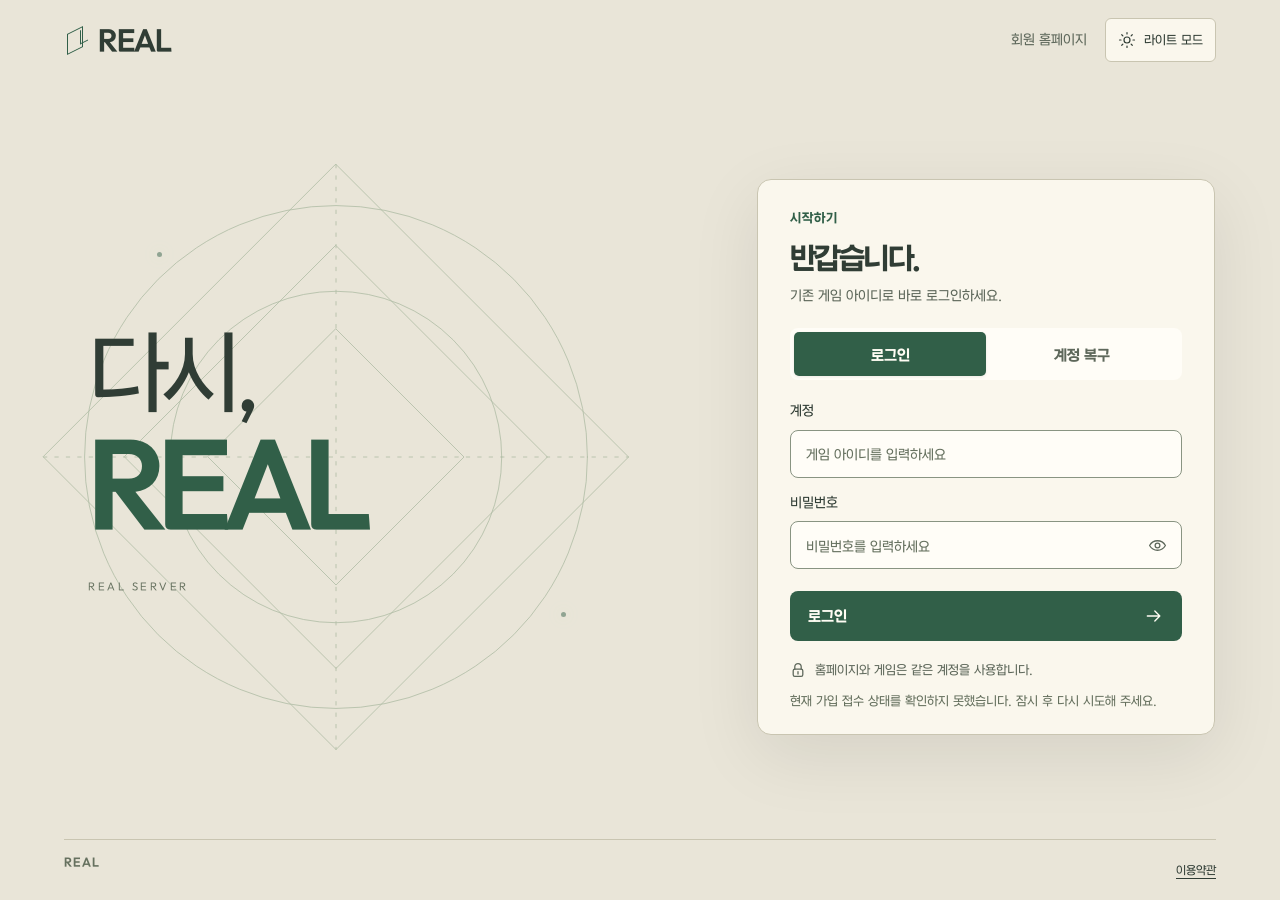
<file: index.html>
<!doctype html>
<html lang="ko">
<head>
  <meta charset="utf-8">
  <meta name="viewport" content="width=device-width, initial-scale=1">
  <meta name="color-scheme" content="light dark">
  <meta name="robots" content="noindex, nofollow">
  <meta http-equiv="Content-Security-Policy" content="default-src 'none'; script-src 'self'; style-src 'self'; font-src 'self'; img-src 'self' data:; connect-src 'self' https://222.103.200.184; form-action 'none'; base-uri 'none'; object-src 'none'">
  <title>로그인 · REAL</title>
  <link rel="icon" href="./favicon.ico" sizes="16x16 32x32 48x48">
  <link rel="icon" href="./favicon.svg" type="image/svg+xml">
  <link rel="apple-touch-icon" href="./apple-touch-icon.png">
  <script src="./theme.js"></script>
  <link rel="stylesheet" href="./styles.css">
  <link rel="stylesheet" href="./theme.css">
  <script src="./config.js" defer></script>
  <script src="./app.js" defer></script>
</head>
<body data-page="login">
  <a class="skip-link" href="#member-panel">로그인으로 건너뛰기</a>
  <div class="entry-shell">
    <header class="site-header entry-header">
      <a class="wordmark" href="./index.html" aria-label="REAL 첫 화면"><span class="brand-symbol" aria-hidden="true"></span>REAL</a>
      <span class="header-caption">회원 홈페이지</span>
      <button type="button" class="theme-toggle" data-theme-toggle aria-label="다크 모드" aria-pressed="false" disabled><svg class="theme-sun" viewBox="0 0 24 24" fill="none" aria-hidden="true"><circle cx="12" cy="12" r="4"/><path d="M12 2v2m0 16v2M2 12h2m16 0h2M5 5l1.5 1.5m11 11L19 19M5 19l1.5-1.5m11-11L19 5"/></svg><svg class="theme-moon" viewBox="0 0 24 24" fill="none" aria-hidden="true"><path d="M20 15.5A8.7 8.7 0 0 1 8.5 4a8.8 8.8 0 1 0 11.5 11.5Z"/></svg><span data-theme-label>라이트 모드</span></button>
    </header>

    <main class="entry-main">
      <section class="welcome" aria-labelledby="welcome-title">
        <div class="welcome-art" aria-hidden="true">
          <svg viewBox="0 0 560 560" fill="none"><path d="M280 24 536 280 280 536 24 280Z"/><path d="m280 95 185 185-185 185L95 280Z"/><path d="m280 168 112 112-112 112-112-112Z"/><path d="M280 24v512M24 280h512" class="art-cross"/><circle cx="280" cy="280" r="220"/><circle cx="280" cy="280" r="145"/></svg>
          <span class="art-point point-one"></span><span class="art-point point-two"></span>
        </div>
        <div class="welcome-copy">
          <h1 id="welcome-title">다시,<br><span>REAL</span></h1>
        </div>
        <span class="welcome-caption">REAL SERVER</span>
      </section>

      <section class="member-panel" id="member-panel" aria-labelledby="panel-title">
        <div class="panel-heading">
          <p class="eyebrow">시작하기</p>
          <h2 id="panel-title">반갑습니다.</h2>
          <p id="panel-description">기존 게임 아이디로 바로 로그인하세요.</p>
        </div>

        <p class="connection-notice" id="api-status" role="status" hidden></p>
        <div class="auth-tabs registration-closed" role="tablist" aria-label="계정 메뉴">
          <button id="login-tab" type="button" role="tab" aria-selected="true" aria-controls="login-panel" tabindex="0">로그인</button>
          <button id="register-tab" type="button" role="tab" aria-selected="false" aria-controls="register-panel" tabindex="-1" hidden>회원가입</button>
          <button id="recover-tab" type="button" role="tab" aria-selected="false" aria-controls="recover-panel" tabindex="-1">계정 복구</button>
        </div>

        <div id="login-panel" role="tabpanel" aria-labelledby="login-tab">
          <form id="login-form" method="post" novalidate>
            <div class="field-group">
              <label for="login-userid">계정</label>
              <input id="login-userid" name="userid" type="text" autocomplete="username" autocapitalize="none" spellcheck="false" required placeholder="게임 아이디를 입력하세요">
            </div>
            <div class="field-group">
              <label for="login-password">비밀번호</label>
              <div class="password-field">
                <input id="login-password" name="password" type="password" autocomplete="current-password" required placeholder="비밀번호를 입력하세요">
                <button type="button" class="password-toggle" data-password-target="login-password" aria-label="비밀번호 표시" aria-pressed="false"><svg viewBox="0 0 24 24" fill="none" aria-hidden="true"><path d="M2 12s3.5-6 10-6 10 6 10 6-3.5 6-10 6S2 12 2 12Z"/><circle cx="12" cy="12" r="3"/></svg></button>
              </div>
            </div>
            <p class="form-feedback" id="login-feedback" role="alert" tabindex="-1" hidden></p>
            <button type="submit" class="button button-primary submit-button" disabled><span>로그인</span><svg viewBox="0 0 24 24" fill="none" aria-hidden="true"><path d="M4 12h15m-6-6 6 6-6 6"/></svg></button>
          </form>
          <p class="panel-note"><svg viewBox="0 0 20 20" fill="none" aria-hidden="true"><rect x="4" y="9" width="12" height="9" rx="2"/><path d="M6 9V6a4 4 0 0 1 8 0v3M10 12v3"/></svg>홈페이지와 게임은 같은 계정을 사용합니다.</p>
          <p class="registration-status" id="registration-status" role="status">현재 신규 가입을 받지 않습니다.</p>
        </div>

        <div id="register-panel" role="tabpanel" aria-labelledby="register-tab" hidden>
          <form id="register-form" method="post" novalidate>
            <div class="field-group">
              <label for="register-userid">계정</label>
              <input id="register-userid" name="userid" type="text" autocomplete="username" autocapitalize="none" spellcheck="false" required placeholder="사용할 게임 아이디를 입력하세요">
            </div>
            <div class="field-group">
              <label for="register-password">비밀번호</label>
              <div class="password-field">
                <input id="register-password" name="password" type="password" autocomplete="new-password" required placeholder="비밀번호를 입력하세요">
                <button type="button" class="password-toggle" data-password-target="register-password" aria-label="비밀번호 표시" aria-pressed="false"><svg viewBox="0 0 24 24" fill="none" aria-hidden="true"><path d="M2 12s3.5-6 10-6 10 6 10 6-3.5 6-10 6S2 12 2 12Z"/><circle cx="12" cy="12" r="3"/></svg></button>
              </div>
            </div>
            <div class="field-group">
              <label for="register-password-confirm">비밀번호 확인</label>
              <input id="register-password-confirm" name="passwordConfirm" type="password" autocomplete="new-password" required placeholder="비밀번호를 한 번 더 입력하세요">
            </div>
            <div class="terms-row">
              <label class="checkbox-label" for="terms-accepted"><input id="terms-accepted" name="termsAccepted" type="checkbox" required><span>이용약관에 동의합니다. <span class="required-label">(필수)</span></span></label>
              <button class="text-button terms-open" type="button">약관 보기<svg viewBox="0 0 16 16" fill="none" aria-hidden="true"><path d="m6 4 4 4-4 4"/></svg></button>
            </div>
            <p class="form-feedback" id="register-feedback" role="alert" tabindex="-1" hidden></p>
            <button type="submit" class="button button-primary submit-button" disabled><span>계정 만들기</span><svg viewBox="0 0 24 24" fill="none" aria-hidden="true"><path d="M4 12h15m-6-6 6 6-6 6"/></svg></button>
          </form>
          <p class="panel-note">1인 1계정으로 운영하며, 같은 IP에서 추가 가입할 수 없습니다.</p>
        </div>
        <div id="recover-panel" role="tabpanel" aria-labelledby="recover-tab" hidden>
          <form id="recover-form" method="post" novalidate>
            <div class="field-group"><label for="recover-userid">계정</label><input id="recover-userid" name="userid" type="text" autocomplete="username" autocapitalize="none" spellcheck="false" required placeholder="기존 게임 아이디를 입력하세요"></div>
            <div class="field-group"><label for="recover-password">비밀번호</label><div class="password-field"><input id="recover-password" name="password" type="password" autocomplete="current-password" required placeholder="기존 비밀번호를 입력하세요"><button type="button" class="password-toggle" data-password-target="recover-password" aria-label="비밀번호 표시" aria-pressed="false"><svg viewBox="0 0 24 24" fill="none" aria-hidden="true"><path d="M2 12s3.5-6 10-6 10 6 10 6-3.5 6-10 6S2 12 2 12Z"/><circle cx="12" cy="12" r="3"/></svg></button></div></div>
            <p class="form-feedback" id="recover-feedback" role="alert" tabindex="-1" hidden></p>
            <button type="submit" class="button button-primary submit-button" disabled><span>복구 요청</span><svg viewBox="0 0 24 24" fill="none" aria-hidden="true"><path d="M4 12h15m-6-6 6 6-6 6"/></svg></button>
          </form>
          <p class="panel-note recovery-note">디스코드 이탈·휴면 등 자동 잠금이 확인된 계정만 기존 정보로 복구할 수 있습니다. 운영 제재 또는 잠금 원인이 확인되지 않는 계정은 복구할 수 없습니다.</p>
        </div>
        <noscript><p class="form-feedback">로그인과 회원가입을 이용하려면 브라우저에서 JavaScript를 허용해 주세요.</p></noscript>
      </section>
    </main>

    <footer class="site-footer entry-footer"><span>REAL</span><nav class="footer-links" aria-label="서비스 안내"><a href="./terms.html" target="_blank" rel="noopener">이용약관<span class="sr-only"> (새 창)</span></a></nav></footer>
  </div>

  <dialog id="terms-dialog" aria-labelledby="terms-title">
    <div class="dialog-heading"><div><p class="eyebrow">REAL</p><h2 id="terms-title">이용약관</h2></div><button type="button" class="icon-button" id="terms-close" aria-label="약관 닫기"><svg viewBox="0 0 24 24" fill="none" aria-hidden="true"><path d="m6 6 12 12M18 6 6 18"/></svg></button></div>
    <div class="terms-content">
      <p class="terms-date">2026년 10월 21일 기준</p>
      <h3>1. 계정 이용</h3><p>REAL은 1인 1계정으로 운영합니다. 같은 IP에서의 추가 가입은 제한됩니다. 홈페이지에서 만든 계정은 게임에서도 사용하며, 기존 게임 계정으로 홈페이지에 로그인할 수 있습니다.</p>
      <h3>2. 이용 규칙</h3><p>계정 공유와 부정한 거래, 중복 계정 생성 등 운영을 방해하는 행위를 금지합니다. 이용자는 홈페이지의 공지와 운영 안내를 확인해야 합니다.</p>
      <h3>3. 계정 정보 처리</h3><p>계정과 비밀번호는 회원가입 및 로그인에, 접속 IP는 중복 가입 제한과 접속 보호에, 세션 정보는 로그인 상태 유지에 사용합니다. 다른 사람의 계정 정보를 입력하지 마세요.</p>
    </div>
    <button type="button" class="button button-primary" id="terms-confirm">확인</button>
  </dialog>
</body>
</html>
</file>
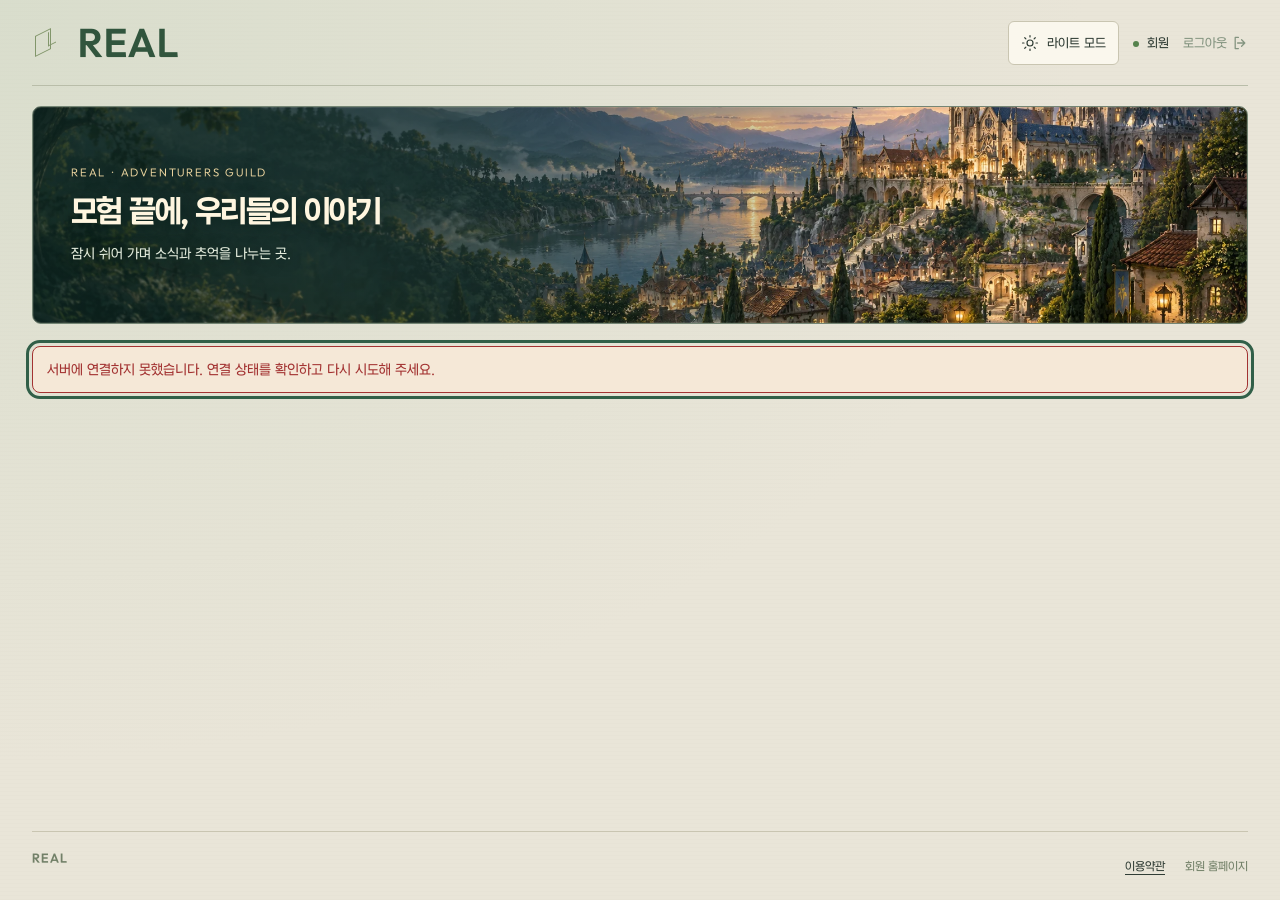
<file: development.html>
<!doctype html>
<html lang="ko">
<head>
  <meta charset="utf-8"><meta name="viewport" content="width=device-width, initial-scale=1"><meta name="color-scheme" content="light dark"><meta name="robots" content="noindex, nofollow">
  <meta http-equiv="Content-Security-Policy" content="default-src 'none'; script-src 'self'; style-src 'self'; font-src 'self'; img-src 'self'; connect-src 'self' https://222.103.200.184; form-action 'none'; base-uri 'none'; object-src 'none'">
  <link rel="icon" href="./favicon.ico" sizes="16x16 32x32 48x48">
  <link rel="icon" href="./favicon.svg" type="image/svg+xml">
  <link rel="apple-touch-icon" href="./apple-touch-icon.png">
  <title>개발현황 · REAL</title><script src="./theme.js"></script>
  <link rel="stylesheet" href="./styles.css">
  <link rel="stylesheet" href="./theme.css"><script src="./config.js" defer></script><script src="./portal-info.js" defer></script><script src="./app.js" defer></script>
</head>
<body data-page="development">
  <a class="skip-link" href="#development-main">본문으로 건너뛰기</a>
  <div class="home-shell development-shell">
    <header class="site-header home-header"><a class="wordmark" href="./home.html" aria-label="REAL 홈페이지"><span class="brand-symbol" aria-hidden="true"></span>REAL</a><nav class="home-nav" aria-label="주요 메뉴"><a href="./home.html">홈페이지</a><a href="./development.html" aria-current="page">개발현황</a></nav><button type="button" class="theme-toggle" data-theme-toggle aria-label="다크 모드" aria-pressed="false" disabled><svg class="theme-sun" viewBox="0 0 24 24" fill="none" aria-hidden="true"><circle cx="12" cy="12" r="4"/><path d="M12 2v2m0 16v2M2 12h2m16 0h2M5 5l1.5 1.5m11 11L19 19M5 19l1.5-1.5m11-11L19 5"/></svg><svg class="theme-moon" viewBox="0 0 24 24" fill="none" aria-hidden="true"><path d="M20 15.5A8.7 8.7 0 0 1 8.5 4a8.8 8.8 0 1 0 11.5 11.5Z"/></svg><span data-theme-label>라이트 모드</span></button><button id="logout-button" type="button" class="text-button" disabled>로그아웃</button></header>
    <main id="development-main" class="development-main"><div class="development-heading"><div><p class="eyebrow">REAL SERVER</p><h1>개발현황</h1><p>준비하고 있는 기능과 개선 사항입니다.</p></div><a class="text-button" href="./home.html">홈으로</a></div><p id="api-status" class="form-note" role="status">공개된 개발 항목을 확인하고 있습니다.</p><p id="development-stamp" class="form-note"></p><ul id="development-list" class="development-list"></ul></main>
    <footer class="site-footer home-footer"><span>REAL</span><nav class="footer-links" aria-label="서비스 안내"><a href="./terms.html" target="_blank" rel="noopener">이용약관<span class="sr-only"> (새 창)</span></a><span>회원 홈페이지</span></nav></footer>
  </div>
</body>
</html>
</file>
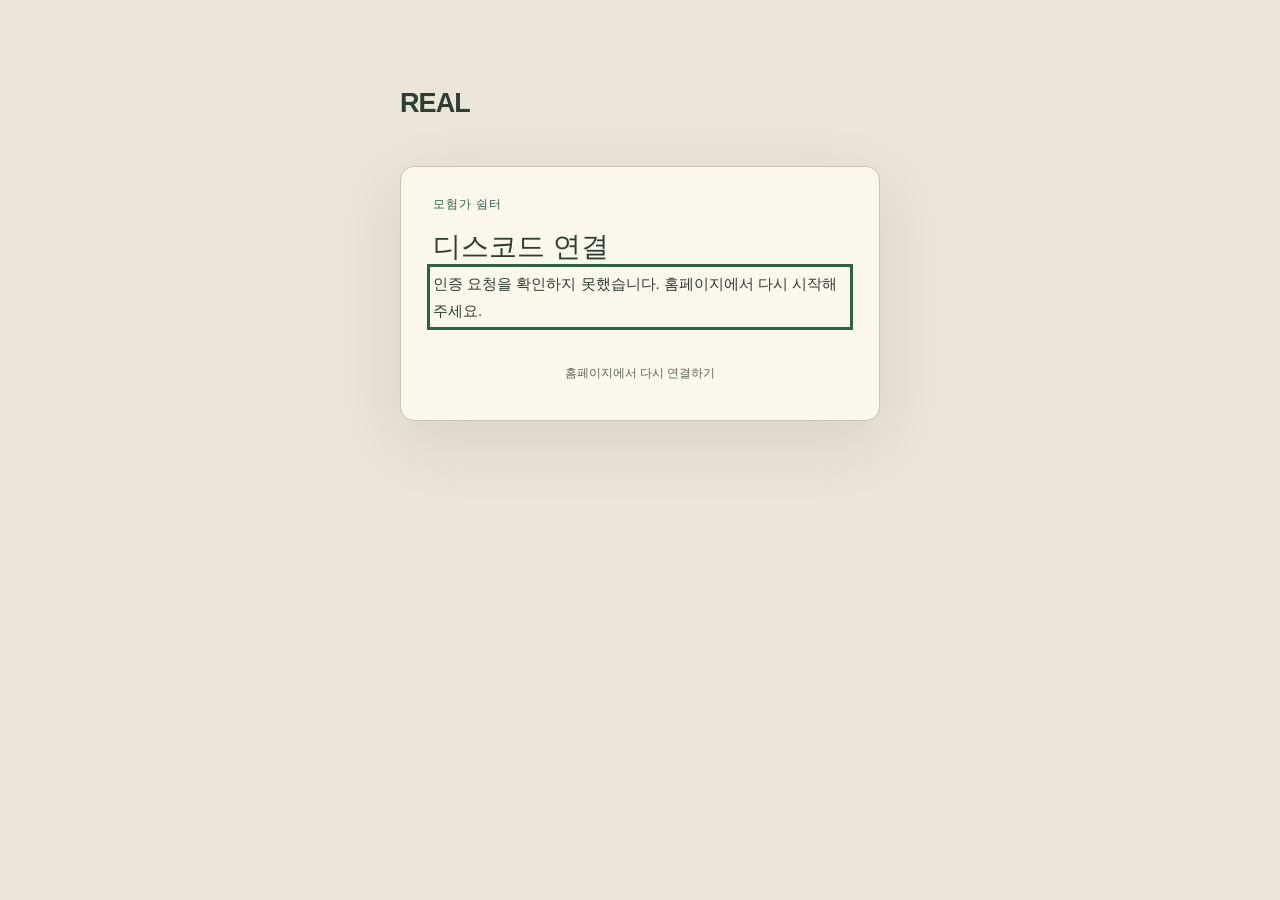
<file: discord-callback.html>
<!doctype html>
<html lang="ko">
<head>
  <meta charset="utf-8">
  <meta name="viewport" content="width=device-width, initial-scale=1">
  <meta name="color-scheme" content="light dark">
  <meta name="robots" content="noindex, nofollow">
  <meta name="referrer" content="no-referrer">
  <meta http-equiv="Content-Security-Policy" content="default-src 'none'; script-src 'self'; style-src 'self'; img-src 'self' data:; connect-src 'self' https://222.103.200.184; form-action 'none'; base-uri 'none'; object-src 'none'">
  <title>디스코드 연결 · REAL</title>
  <link rel="icon" href="./favicon.ico">
  <script src="./theme.js"></script>
  <link rel="stylesheet" href="./styles.css">
  <link rel="stylesheet" href="./theme.css">
  <link rel="stylesheet" href="./discord.css">
  <script src="./config.js" defer></script>
  <script src="./discord-callback.js" defer></script>
</head>
<body data-page="discord">
  <main class="discord-callback">
    <a class="wordmark" href="./home.html" aria-label="REAL 홈페이지">REAL</a>
    <section class="member-panel" aria-labelledby="discord-title">
      <div class="panel-heading"><p class="eyebrow">모험가 쉼터</p><h1 id="discord-title">디스코드 연결</h1></div>
      <p id="discord-result" class="form-note" role="status" tabindex="-1">게임 계정과 디스코드를 연결하고 있습니다.</p>
      <div class="discord-actions">
        <a id="discord-open" class="button button-primary" target="_blank" rel="noopener noreferrer" hidden>디스코드 열기</a>
        <a id="discord-home" class="text-button" href="./home.html">홈페이지로 돌아가기</a>
      </div>
    </section>
  </main>
</body>
</html>
</file>
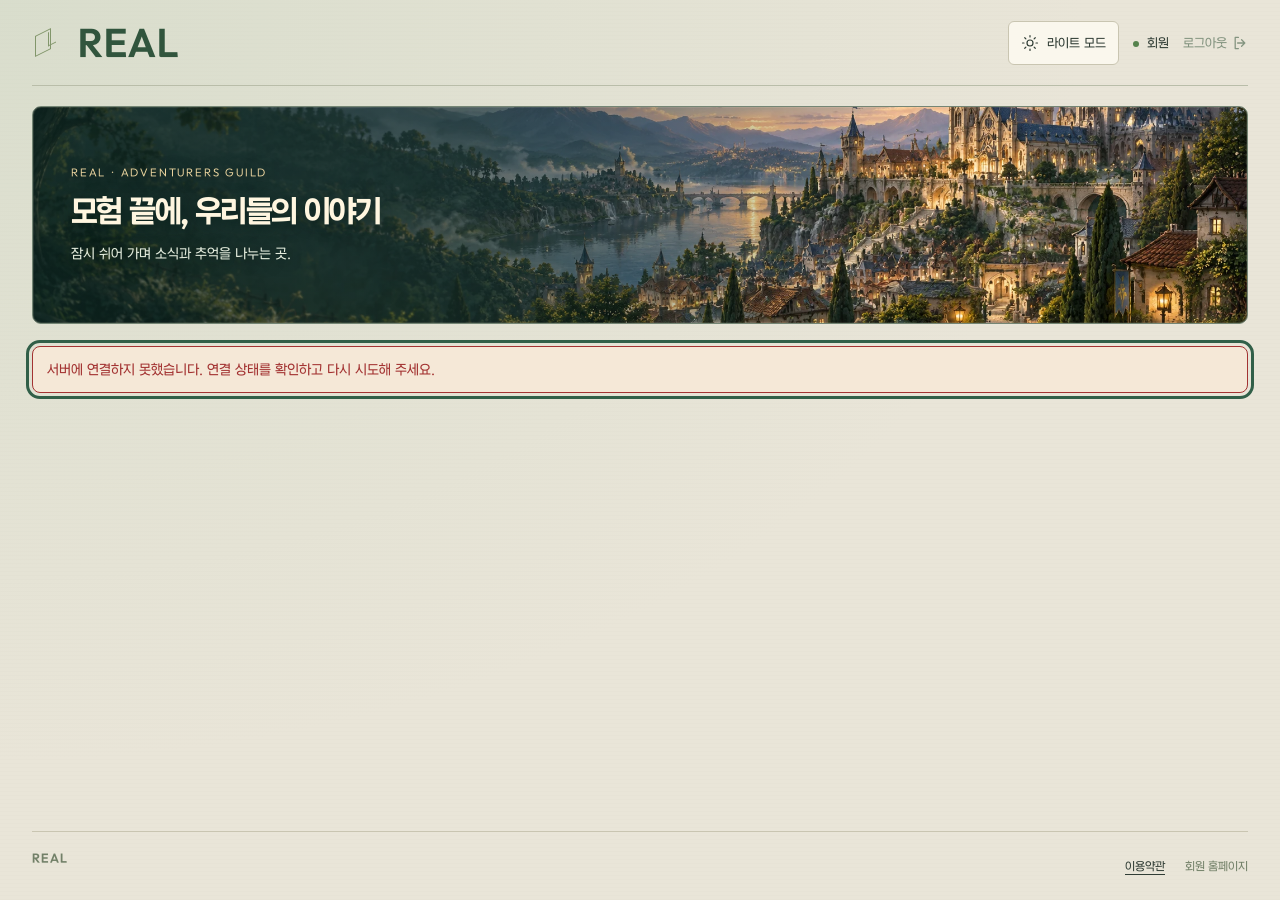
<file: home.html>
<!doctype html>
<html lang="ko">
<head>
  <meta charset="utf-8">
  <meta name="viewport" content="width=device-width, initial-scale=1">
  <meta name="color-scheme" content="light dark">
  <meta name="robots" content="noindex, nofollow">
  <meta http-equiv="Content-Security-Policy" content="default-src 'none'; script-src 'self'; style-src 'self'; font-src 'self'; img-src 'self' data: blob:; connect-src 'self' https://222.103.200.184; frame-src https://hati0101.github.io; form-action 'none'; base-uri 'none'; object-src 'none'">
  <title>모험가 게시판 · REAL</title>
  <link rel="icon" href="./favicon.ico" sizes="16x16 32x32 48x48">
  <link rel="icon" href="./favicon.svg" type="image/svg+xml">
  <link rel="apple-touch-icon" href="./apple-touch-icon.png">
  <link rel="preload" href="./real-town-hero.webp" as="image" type="image/webp">
  <script src="./theme.js"></script>
  <link rel="stylesheet" href="./styles.css">
  <link rel="stylesheet" href="./community.css">
  <link rel="stylesheet" href="./theme.css">
  <link rel="stylesheet" href="./hero.css">
  <link rel="stylesheet" href="./discord.css">
  <script src="./config.js" defer></script>
  <script src="./attachments.js" defer></script>
  <script src="./support.js" defer></script>
  <script src="./portal-info.js" defer></script>
  <script src="./rotations.js" defer></script>
  <script src="./community.js" defer></script>
  <script src="./discord-connect.js" defer></script>
  <script src="./app.js" defer></script>
</head>
<body data-page="home" class="forum-theme">
  <a class="skip-link" href="#home-main">본문으로 건너뛰기</a>
  <div class="home-shell">
    <header class="site-header home-header">
      <a class="wordmark" href="#notices" data-board="notices" aria-label="REAL 홈페이지"><span class="brand-symbol" aria-hidden="true"></span>REAL</a>

      <div class="account-menu"><button type="button" class="theme-toggle" data-theme-toggle aria-label="다크 모드" aria-pressed="false" disabled><svg class="theme-sun" viewBox="0 0 24 24" fill="none" aria-hidden="true"><circle cx="12" cy="12" r="4"/><path d="M12 2v2m0 16v2M2 12h2m16 0h2M5 5l1.5 1.5m11 11L19 19M5 19l1.5-1.5m11-11L19 5"/></svg><svg class="theme-moon" viewBox="0 0 24 24" fill="none" aria-hidden="true"><path d="M20 15.5A8.7 8.7 0 0 1 8.5 4a8.8 8.8 0 1 0 11.5 11.5Z"/></svg><span data-theme-label>라이트 모드</span></button><span id="account-name" class="account-name">회원</span><button id="logout-button" type="button" class="text-button">로그아웃<svg viewBox="0 0 20 20" fill="none" aria-hidden="true"><path d="M8 3H4v14h4m4-11 4 4-4 4m-5-4h9"/></svg></button></div>
    </header>

    <main id="home-main" class="home-main">
      <section class="home-intro" aria-labelledby="home-title">
        <div class="forum-welcome"><p class="eyebrow">REAL · ADVENTURERS GUILD</p><h1 id="home-title">모험 끝에, 우리들의 이야기</h1><p>잠시 쉬어 가며 소식과 추억을 나누는 곳.</p></div>

      </section>

      <p class="connection-notice" id="api-status" role="status">로그인 상태를 확인하고 있습니다.</p>
      <p id="home-feedback" class="form-feedback home-feedback" role="alert" tabindex="-1" hidden></p>
      <div id="support-alert" class="support-alert" hidden><span id="support-alert-text" role="status" aria-live="polite"></span><button id="support-alert-open" type="button" class="text-button">확인하기</button></div>
      <div class="home-grid" id="portal-content" hidden>
        <section id="notices" class="notice-section" aria-labelledby="notices-title">
          <div class="section-heading"><h2 id="notices-title" class="sr-only">REAL 게시판</h2><div class="board-tabs" role="tablist" aria-label="게시판"><a href="#notices" id="notices-tab" role="tab" aria-selected="true" aria-controls="notice-list" data-board="notices">공지사항</a><a href="#patchnotes" id="patchnotes-tab" role="tab" aria-selected="false" aria-controls="patchnotes" tabindex="-1" data-board="patchnotes">패치노트</a><a href="#development" id="development-tab" role="tab" aria-selected="false" aria-controls="development" tabindex="-1" data-board="development">개발현황</a><a href="#guides" id="guides-tab" role="tab" aria-selected="false" tabindex="-1" aria-controls="community-board" data-board="guides">공략·정보</a><a href="#community" id="community-tab" role="tab" aria-selected="false" tabindex="-1" aria-controls="community-board" data-board="community">자유게시판</a><a href="#trade" id="trade-tab" role="tab" aria-selected="false" tabindex="-1" aria-controls="community-board" data-board="trade">거래게시판</a><a href="#support" id="support-tab" role="tab" aria-selected="false" tabindex="-1" aria-controls="community-board" data-board="support">문의·건의</a><button id="support-open" type="button" class="board-dialog-button" aria-haspopup="dialog" disabled>버그제보<span id="support-badge" class="support-badge" hidden></span></button><a href="#rotations" id="rotations-tab" role="tab" aria-selected="false" tabindex="-1" aria-controls="rotations" data-board="rotations">일일·주간 구성</a></div><button id="post-write-button" type="button" class="text-button" hidden>글 작성·관리</button></div>
          <div id="notice-list" class="board-list" role="tabpanel" aria-labelledby="notices-tab" tabindex="0"></div>
          <div id="patchnotes" class="board-list" role="tabpanel" aria-labelledby="patchnotes-tab" tabindex="0" hidden></div>
          <section id="development" class="development-panel" role="tabpanel" aria-labelledby="development-tab" tabindex="0" hidden><div class="forum-toolbar"><div><h2>개발현황</h2><p>준비하고 있는 기능과 개선 사항입니다.</p></div></div><p id="development-feedback" class="form-note" role="status">공개된 개발 항목을 확인하고 있습니다.</p><p id="development-stamp" class="form-note"></p><ul id="development-list" class="development-list"></ul></section>
          <section id="rotations" class="development-panel" role="tabpanel" aria-labelledby="rotations-tab" tabindex="0" hidden><div class="forum-toolbar"><div><h2>일일·주간 구성</h2><p>현재 적용된 카츄아박스와 주간 한정 의상 목록입니다.</p></div></div><p id="rotations-status" class="form-note" role="status">구성을 확인하고 있습니다.</p><div id="rotations-list" class="rotation-sections"></div></section>
          <section id="community-board" hidden role="tabpanel" aria-labelledby="community-tab" tabindex="0">
            <div id="community-pinned" class="forum-pinned" aria-label="고정 공지" hidden></div>
            <div class="forum-toolbar"><div><h2 id="community-title">자유게시판</h2><p id="community-total">모험가들의 이야기가 모이는 곳</p></div><button id="community-write" type="button" class="button button-primary">새 글 쓰기</button></div>
            <p id="community-public-note" class="forum-public-note" hidden>문의와 건의를 함께 나누는 공개 게시판입니다. 글과 댓글은 다른 회원도 볼 수 있습니다.</p>
            <p id="community-feedback" role="status" class="form-note"></p>
            <div id="community-columns" class="forum-list-heading" aria-hidden="true"><span>이야기</span><span>모험가</span><span>작성일</span></div>
            <div id="community-list" class="forum-list"></div>
            <div class="forum-pagination"><button id="community-prev" type="button" class="text-button">이전</button><span id="community-page">1 / 1</span><button id="community-next" type="button" class="text-button">다음</button><button id="community-refresh" type="button" class="text-button">새로고침</button></div>
          </section>
        </section>

        <aside class="forum-sidebar" aria-label="모험 안내">
        <section id="server-status-panel" class="server-status-panel" aria-label="서버 현황" hidden><div class="server-status-values"><span>서버 <strong id="server-state-value">확인 중</strong></span><span>접속자 <strong id="server-online-count">집계 대기</strong></span></div><p id="server-checked-at">1분마다 갱신</p></section>
        <section id="download" class="download-section" aria-labelledby="download-title">
          <div class="download-heading"><span class="download-icon" aria-hidden="true"><svg viewBox="0 0 24 24" fill="none"><path d="M12 3v12m-5-5 5 5 5-5M4 15v6h16v-6"/></svg></span><p class="eyebrow">다운로드</p></div>
          <h2 id="download-title">클라이언트</h2>
          <p class="download-description">설치 파일을 내려받고 <br>REAL을 시작하세요.</p>
          <div class="download-file"><span id="download-filename"></span><span id="download-size"></span></div>
          <a id="download-link" class="button button-primary download-button" target="_blank" rel="noopener noreferrer"><span>클라이언트 다운로드</span><svg viewBox="0 0 24 24" fill="none" aria-hidden="true"><path d="M7 17 17 7M7 7h10v10"/></svg><span class="sr-only"> (새 탭)</span></a>
          <p class="download-source" id="download-source">다운로드 페이지가 새 탭으로 열립니다.</p>
          <p class="download-source">다운로드가 안 되면 Google 계정으로 로그인한 뒤 다시 시도해 주세요.</p>
          <details class="install-guide"><summary>처음 오셨나요? 설치 안내</summary><ol><li><span>01</span><p>클라이언트 ZIP 파일을 다운로드합니다.</p></li><li><span>02</span><p>다운로드한 파일의 압축을 해제합니다.</p></li><li><span>03</span><p>폴더 안의 <strong>REAL.exe</strong>를 실행합니다.</p></li></ol></details>
        </section>
        <section class="forum-shortcuts"><h2>모험가 쉼터</h2><button id="discord-connect" type="button" class="text-button" disabled>디스코드 연결</button><p id="discord-feedback" class="form-note" role="status" aria-live="polite"></p><button id="chat-open" type="button" class="text-button" aria-controls="chat-panel" aria-expanded="false" disabled>채팅</button><button id="community-alert-open" type="button" class="text-button" disabled><span id="community-alert-label">댓글 알림</span><span id="community-badge" class="support-badge" hidden></span></button></section>
        <p class="forum-side-note">당신의 다음 모험도<br>REAL과 함께.</p>
        </aside>
      </div>
      <section id="admin-controls" class="admin-controls" aria-labelledby="admin-title" hidden>
        <div><h2 id="admin-title">운영 관리</h2><p>새 계정의 가입 접수를 설정합니다.</p></div>
        <label class="registration-switch" for="registration-switch"><span>신규 가입 접수</span><input id="registration-switch" type="checkbox" role="switch" disabled><span class="switch-track" aria-hidden="true"></span><span id="registration-switch-label">닫힘</span></label>
        <form id="server-state-form" class="server-state-form" hidden><label for="server-state-mode">홈페이지 서버 상태</label><div><select id="server-state-mode"><option value="auto">자동 (On / Off)</option><option value="on">On</option><option value="off">Off</option><option value="maintenance">점검중</option></select><button type="submit" class="text-button">적용</button></div><p id="server-state-feedback" role="status"></p></form>
        <p id="admin-feedback" class="admin-feedback" role="status" aria-live="polite" hidden></p>
      </section>
      <section id="chat-panel" class="chat-panel" role="dialog" aria-modal="false" aria-labelledby="chat-title" hidden>
        <div class="chat-heading"><div id="chat-drag-handle" class="chat-drag-handle" tabindex="0" aria-label="채팅창 이동. 드래그하거나 방향키로 위치를 옮길 수 있습니다."><h2 id="chat-title">REAL 채팅</h2><p id="chat-nickname">캐릭터 닉네임으로 참여합니다.</p></div><div class="chat-window-actions"><button id="chat-minimize" type="button" class="icon-button" aria-label="채팅창 최소화" title="최소화">−</button><button id="chat-maximize" type="button" class="text-button" aria-label="채팅창 크게 보기" aria-pressed="false">크게</button></div></div>
        <p id="chat-feedback" role="status" class="chat-feedback"></p><div id="chat-frame-wrap"></div>
      </section>
      <button id="chat-restore" type="button" class="chat-restore button button-primary" aria-controls="chat-panel" aria-expanded="false" hidden>REAL 채팅 열기</button>
      <dialog id="support-dialog" class="support-dialog" aria-labelledby="support-title">
        <div class="dialog-heading"><div><h2 id="support-title">비공개 버그제보</h2><p id="support-description" class="form-note">제보 내용과 첨부 이미지는 작성자와 운영자만 볼 수 있습니다.</p></div><button id="support-close" type="button" class="icon-button" aria-label="문의창 닫기">×</button></div>
        <p id="support-feedback" class="form-feedback" role="status" tabindex="-1" hidden></p>
        <div class="support-toolbar"><p id="support-summary" role="status"></p><button id="support-new" type="button" class="button button-primary">새 버그 제보</button><button id="support-refresh" type="button" class="text-button">새로고침</button></div>
        <div class="support-layout">
          <section class="support-inbox" aria-label="접수 목록">
            <div class="support-filters"><label>분류<select id="support-category-filter"><option value="all">전체 분류</option><option value="inquiry">문의</option><option value="suggestion">건의</option><option value="bug">버그 제보</option></select></label><label>상태<select id="support-status-filter"><option value="all">전체 상태</option><option value="new">접수</option><option value="reviewing">확인 중</option><option value="completed">답변 완료</option></select></label></div>
            <div id="support-list" class="support-list" aria-live="polite"></div>
            <div class="support-pagination"><button id="support-prev" type="button" class="text-button">이전</button><span id="support-page"></span><button id="support-next" type="button" class="text-button">다음</button></div>
          </section>
          <section class="support-content" aria-label="접수 내용">
            <p id="support-empty" class="form-note">접수 내역을 선택하거나 새 버그를 제보해 주세요. 기존 비공개 문의도 여기에서 확인할 수 있습니다.</p>
            <form id="support-create" hidden>
              <h3>비공개 버그 제보</h3><label>분류<select id="support-category" required><option value="bug">버그 제보</option></select></label>
              <p id="support-guide" class="form-note">궁금한 점이나 도움이 필요한 내용을 적어 주세요.</p>
              <label>제목<input id="support-subject" type="text" minlength="2" maxlength="100" required placeholder="내용을 한 줄로 요약해 주세요"></label>
              <label>내용<textarea id="support-body" rows="9" minlength="5" maxlength="5000" required placeholder="상황과 내용을 자세히 적어 주세요"></textarea></label><div id="support-images" class="image-picker"></div>
              <p class="form-note">비밀번호는 적지 마세요. 접수는 30초 간격으로, 최근 24시간 동안 5건까지 가능합니다.</p>
              <button type="submit" class="button button-primary">접수하기</button>
            </form>
            <article id="support-detail" hidden>
              <p id="support-detail-meta" class="form-note"></p><h3 id="support-detail-title"></h3><p id="support-detail-author" class="form-note"></p><div id="support-detail-body" class="support-message"></div><div id="support-detail-images"></div>
              <section id="support-answer" class="support-answer"><h4>운영자 답변</h4><p id="support-answer-body" class="support-message"></p></section>
              <form id="support-manage" hidden><h4>접수 처리</h4><label>처리 상태<select id="support-state"><option value="new">접수</option><option value="reviewing">확인 중</option><option value="completed">답변 완료</option></select></label><label>작성자에게 표시할 답변<textarea id="support-reply" rows="6" maxlength="5000" placeholder="처리 결과나 안내를 남겨 주세요"></textarea></label><div class="support-actions"><button type="submit" class="button button-primary">처리 내용 저장</button><button id="support-delete" type="button" class="text-button support-delete">문의 삭제</button></div></form>
            </article>
          </section>
        </div>
      </dialog>
      <dialog id="post-editor" class="post-editor" aria-labelledby="post-editor-title">
        <div class="dialog-heading"><h2 id="post-editor-title">글 작성·수정</h2><button id="post-editor-close" type="button" class="icon-button" aria-label="편집창 닫기">×</button></div>
        <form id="post-editor-form" method="post">
          <p class="form-note">홈페이지와 라운지의 공지를 함께 관리합니다. 게시 결과는 디스코드에도 전달합니다. 제목에 패치·업데이트 또는 REAL 버전을 넣으면 패치노트에 자동 분류됩니다.</p>
          <div class="editor-row"><label>글 목록<select id="post-category"><option value="notices">공지사항</option><option value="patchnotes">패치노트</option></select></label><label>저장된 글<select id="post-choice"><option value="">새 글 작성</option></select></label></div>
          <label>제목<input id="post-title" type="text" maxlength="160" required></label>
          <div class="editor-row"><label>표시 날짜<input id="post-date" type="date" required></label><label class="editor-pin"><input id="post-pinned" type="checkbox">상단 고정</label></div>
          <label>본문<textarea id="post-body" rows="12" maxlength="12000" required></textarea></label>
          <p id="post-delivery-status" role="status" aria-live="polite"></p><div class="editor-actions"><button id="post-delivery-refresh" type="button" class="button button-secondary">전송 상태 확인</button><button id="post-delivery-retry" type="button" class="button button-secondary" hidden>디스코드 재시도</button></div>
          <p id="post-feedback" class="form-feedback" role="status" hidden></p>
          <div class="editor-actions"><button type="submit" data-action="publish" class="button button-primary">게시하기</button><button type="submit" data-action="draft" class="button button-secondary">초안 저장</button><button id="post-unpublish" type="submit" data-action="unpublish" class="button button-secondary" hidden>게시 내리기</button></div>
        </form>
      </dialog>

      <dialog id="community-detail" class="forum-dialog" aria-label="게시글과 댓글"><div class="forum-dialog-top"><span>REAL COMMUNITY</span><button type="button" id="community-detail-close" class="icon-button" aria-label="게시글 닫기">×</button></div><p id="community-detail-feedback" class="form-feedback" role="alert"></p><div id="community-detail-body"></div></dialog>
      <dialog id="community-editor" class="forum-dialog" aria-labelledby="community-editor-title"><div class="dialog-heading"><h2 id="community-editor-title">새 이야기</h2><button type="button" id="community-editor-close" class="icon-button" aria-label="글쓰기 닫기">×</button></div><form id="community-form"><p id="community-editor-note" class="form-note">로그인한 회원들이 글과 댓글을 볼 수 있습니다.</p><label id="trade-kind-label" hidden>말머리<select id="trade-kind"><option value="삽니다">삽니다</option><option value="팝니다">팝니다</option><option id="trade-completed-option" value="거래완료" hidden>거래완료</option></select></label><label id="community-subject-label">제목<input id="community-subject" required minlength="2" maxlength="100" placeholder="어떤 이야기를 나눌까요?"></label><label>내용<textarea id="community-body" required maxlength="10000" rows="10" placeholder="모험가들과 나눌 이야기를 적어 주세요."></textarea></label><div id="community-images" class="image-picker"></div><p id="community-editor-feedback" class="form-feedback" role="status"></p><button type="submit" class="button button-primary">게시하기</button></form></dialog>
      <dialog id="community-alert-dialog" class="forum-dialog" aria-labelledby="community-alert-title"><div class="dialog-heading"><h2 id="community-alert-title">내 글의 새 댓글</h2><button type="button" id="community-alert-close" class="icon-button" aria-label="댓글 알림 닫기">×</button></div><div id="community-alert-list"></div></dialog>
      <noscript><p class="form-feedback">계정 메뉴를 이용하려면 브라우저에서 JavaScript를 허용해 주세요.</p></noscript>
    </main>
    <footer class="site-footer home-footer"><span>REAL</span><nav class="footer-links" aria-label="서비스 안내"><a href="./terms.html" target="_blank" rel="noopener">이용약관<span class="sr-only"> (새 창)</span></a><span>회원 홈페이지</span></nav></footer>
  </div>
</body>
</html>
</file>
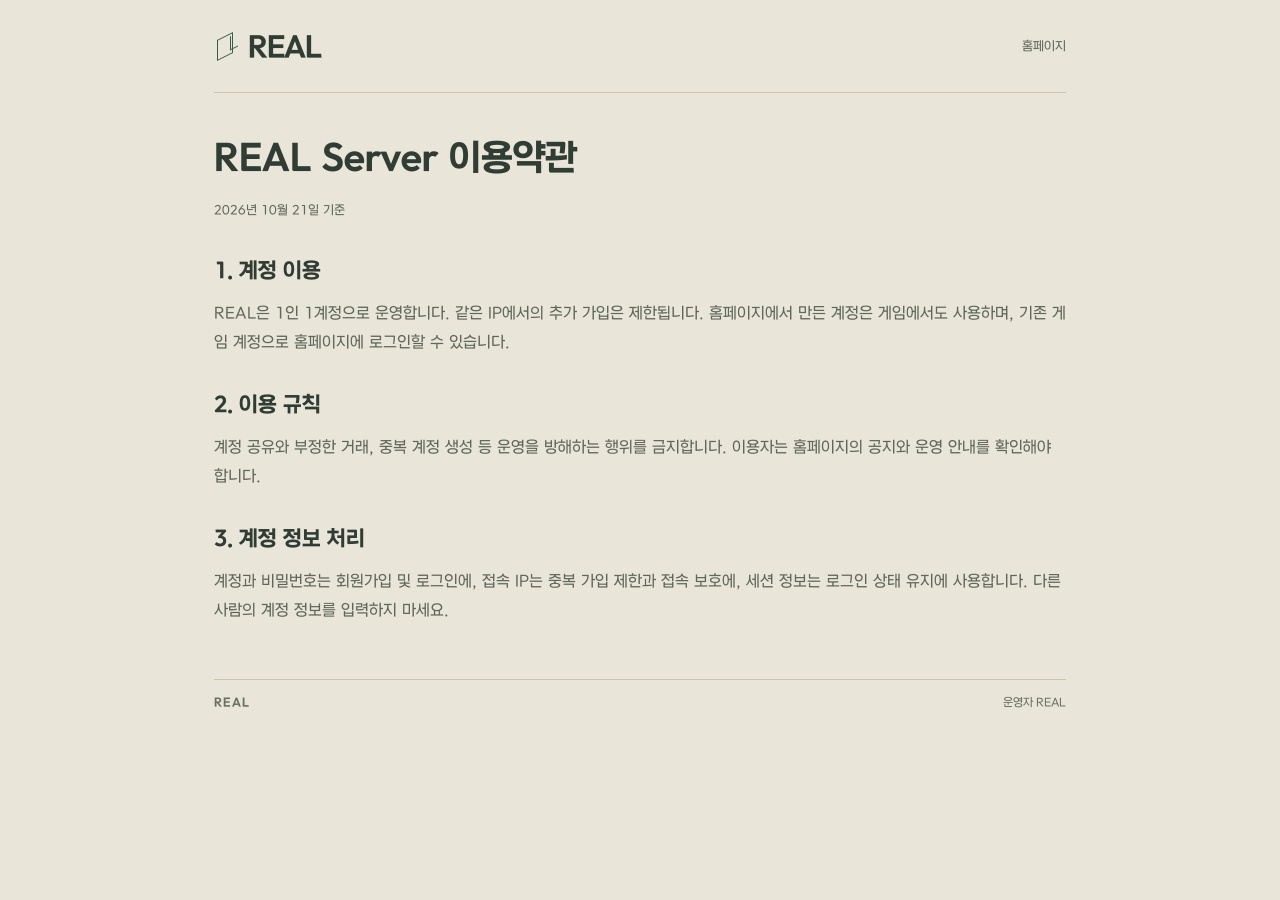
<file: terms.html>
<!doctype html>
<html lang="ko">
<head>
  <meta charset="utf-8">
  <meta name="viewport" content="width=device-width, initial-scale=1">
  <meta name="color-scheme" content="light dark">
  <meta name="robots" content="noindex, nofollow">
  <meta http-equiv="Content-Security-Policy" content="default-src 'none'; script-src 'self'; style-src 'self'; font-src 'self'; img-src 'self'; form-action 'none'; base-uri 'none'; object-src 'none'">
  <title>이용약관 · REAL</title>
  <link rel="icon" href="./favicon.ico" sizes="16x16 32x32 48x48">
  <script src="./theme.js"></script>
  <link rel="stylesheet" href="./styles.css">
  <link rel="stylesheet" href="./theme.css">
</head>
<body>
  <a class="skip-link" href="#terms-main">약관 본문으로 건너뛰기</a>
  <div class="terms-shell">
    <header class="terms-header"><a class="wordmark" href="./index.html" aria-label="REAL 첫 화면"><span class="brand-symbol" aria-hidden="true"></span>REAL</a><a class="text-button" href="./home.html">홈페이지</a></header>
    <main id="terms-main" class="terms-document">
      <h1>REAL Server 이용약관</h1>
      <p class="terms-date">2026년 10월 21일 기준</p>
      <h2>1. 계정 이용</h2>
      <p>REAL은 1인 1계정으로 운영합니다. 같은 IP에서의 추가 가입은 제한됩니다. 홈페이지에서 만든 계정은 게임에서도 사용하며, 기존 게임 계정으로 홈페이지에 로그인할 수 있습니다.</p>
      <h2>2. 이용 규칙</h2>
      <p>계정 공유와 부정한 거래, 중복 계정 생성 등 운영을 방해하는 행위를 금지합니다. 이용자는 홈페이지의 공지와 운영 안내를 확인해야 합니다.</p>
      <h2>3. 계정 정보 처리</h2>
      <p>계정과 비밀번호는 회원가입 및 로그인에, 접속 IP는 중복 가입 제한과 접속 보호에, 세션 정보는 로그인 상태 유지에 사용합니다. 다른 사람의 계정 정보를 입력하지 마세요.</p>
    </main>
    <footer class="site-footer"><span>REAL</span><span>운영자 REAL</span></footer>
  </div>
</body>
</html>
</file>
<file: styles.css>
@font-face {
  font-family: "A2Z";
  src: url("./fonts/a2z-regular.woff2") format("woff2");
  font-style: normal;
  font-weight: 400;
  font-display: swap;
}
@font-face {
  font-family: "A2Z";
  src: url("./fonts/a2z-bold.woff2") format("woff2");
  font-style: normal;
  font-weight: 700;
  font-display: swap;
}
:root {
  color-scheme: dark;
  --background: #0a1b1a;
  --surface: #102624;
  --surface-raised: #15302d;
  --input: #0b1e1c;
  --text: #f0f5ef;
  --muted: #a7bbb4;
  --quiet: #8aa69c;
  --accent: #bcebcf;
  --accent-hover: #d0f5de;
  --accent-ink: #153429;
  --border: #2b4540;
  --error: #ffbbb3;
  --error-surface: #352b29;
  --radius: 8px;
  --font-family: "A2Z", "Malgun Gothic", "Apple SD Gothic Neo", sans-serif;
  font-family: var(--font-family);
  font-synthesis: none;
}
*, *::before, *::after { box-sizing: border-box; }
html { scroll-padding-top: 24px; }
body { margin: 0; background: var(--background); color: var(--text); font-size: 15px; line-height: 1.65; -webkit-font-smoothing: antialiased; }
button, input, textarea, select { font: inherit; }
button, a, input { -webkit-tap-highlight-color: transparent; }
button, a { touch-action: manipulation; }
button { color: inherit; }
button:not(:disabled), a, summary { cursor: pointer; }
a { color: inherit; text-decoration: none; }
button { border: 0; }
button:disabled { cursor: not-allowed; opacity: .6; }
[aria-busy="true"] button:disabled, button[aria-busy="true"] { cursor: wait; }
button, a, input { transition: background-color .18s ease, color .18s ease, border-color .18s ease, opacity .18s ease; }
button:focus-visible, a:focus-visible, input:focus-visible, [tabindex="-1"]:focus-visible { outline: 2px solid var(--accent); outline-offset: 4px; }
svg { display: block; width: 24px; height: 24px; stroke: currentColor; stroke-width: 1.6; stroke-linecap: round; stroke-linejoin: round; flex-shrink: 0; }
h1, h2, h3, p { margin: 0; }
[hidden] { display: none !important; }
::selection { color: var(--accent-ink); background: var(--accent); }
.sr-only { position: absolute; width: 1px; height: 1px; padding: 0; margin: -1px; overflow: hidden; clip: rect(0,0,0,0); white-space: nowrap; border: 0; }
.skip-link { position: fixed; top: 12px; left: 12px; z-index: 10; transform: translateY(-160%); padding: 12px 20px; border-radius: var(--radius); color: var(--accent-ink); background: var(--accent); }
.skip-link:focus { transform: translateY(0); }
.entry-shell { max-width: 1440px; min-height: 100svh; margin: auto; padding: 0 64px; display: flex; flex-direction: column; }
.site-header { display: flex; align-items: center; min-height: 112px; }
.wordmark { display: inline-flex; align-items: center; min-height: 44px; font-family: var(--font-family); font-size: 27px; font-weight: 800; letter-spacing: -.9px; line-height: 1; }
.brand-symbol { display: block; position: relative; width: 16px; height: 21px; margin: 0 15px 0 3px; border: 1.8px solid var(--accent); transform: skewY(-27deg); }
.brand-symbol::after { content: ""; position: absolute; width: 8px; height: 14px; border-left: 1.8px solid var(--accent); border-bottom: 1.8px solid var(--accent); top: 2px; right: -6px; }
.header-caption { margin-left: auto; font-size: 13px; color: var(--muted); }
.entry-main { display: grid; grid-template-columns: minmax(0, 1.15fr) minmax(360px, .85fr); align-items: center; gap: 72px; flex: 1; padding: 42px 0 52px; }
.welcome { min-height: 600px; position: relative; display: flex; flex-direction: column; justify-content: center; }
.welcome-art { position: absolute; top: 50%; left: -48px; width: min(560px, 108%); transform: translateY(-50%); pointer-events: none; color: #365b4b; opacity: .48; }
.welcome-art svg { width: 100%; height: auto; stroke-width: .7; }
.welcome-art .art-cross { stroke-dasharray: 3 7; }
.art-point { position: absolute; width: 5px; height: 5px; border-radius: 100%; background: var(--accent); box-shadow: 0 0 16px #bcebcf55; }
.point-one { top: 18%; left: 22%; }.point-two { bottom: 25%; right: 14%; }
.welcome-copy { position: relative; z-index: 1; padding-left: 24px; }
.eyebrow { color: var(--accent); font-size: 12px; font-weight: 600; letter-spacing: .08em; }
.welcome h1 { font-size: clamp(68px, 6.3vw, 94px); letter-spacing: -.07em; line-height: 1.19; font-weight: 500; }
.welcome h1 > span { font-family: var(--font-family); font-size: 1.25em; line-height: 1.1; font-weight: 700; letter-spacing: -.07em; color: var(--accent); }
.welcome-caption { margin: 54px 0 0 24px; position: relative; color: var(--quiet); font-size: 10px; letter-spacing: .25em; }
.member-panel { width: 100%; max-width: 458px; padding: 38px 36px 30px; background: var(--surface); border: 1px solid var(--border); border-radius: 14px; box-shadow: 0 20px 70px #00000016; }
.panel-heading .eyebrow { margin-bottom: 9px; }
.panel-heading h2 { font-weight: 600; font-size: 28px; line-height: 1.5; letter-spacing: -.055em; }
.panel-heading > p:last-child { color: var(--muted); margin-top: 6px; font-size: 13px; }
.auth-tabs { display: grid; grid-template-columns: repeat(3, 1fr); padding: 4px; margin: 28px 0 26px; border-radius: var(--radius); background: var(--input); }
.auth-tabs.registration-closed { grid-template-columns: repeat(2, 1fr); }
.auth-tabs button { min-height: 44px; border-radius: 5px; background: transparent; color: var(--muted); font-size: 14px; font-weight: 600; }
.auth-tabs button:hover { color: var(--text); background: #17322c; }
.auth-tabs button[aria-selected="true"] { color: var(--text); background: #28453b; box-shadow: 0 1px 3px #00000014; }
.field-group { margin-bottom: 18px; }
.field-group label { display: block; margin-bottom: 8px; font-size: 13px; font-weight: 500; }
.field-group input { width: 100%; height: 51px; padding: 0 15px; border: 1px solid #466258; border-radius: var(--radius); color: var(--text); background: var(--input); font-size: 14px; }
.field-group input::placeholder { color: #8ba59a; font-size: 13px; opacity: 1; }
.field-group input:hover { border-color: #648575; }
.field-group input:focus { border-color: var(--accent); }
.field-group input[aria-invalid="true"] { border-color: var(--error); }
.password-field { position: relative; }
.password-field input { padding-right: 52px; }
.password-toggle { width: 46px; height: 47px; position: absolute; right: 2px; top: 2px; border-radius: 6px; display: flex; align-items: center; justify-content: center; background: transparent; color: var(--muted); }
.password-toggle svg { width: 19px; height: 19px; }
.password-toggle:hover, .password-toggle[aria-pressed="true"] { background: var(--surface-raised); color: var(--text); }
.button { min-height: 51px; border-radius: var(--radius); padding: 13px 18px; display: inline-flex; justify-content: center; align-items: center; gap: 14px; font-size: 14px; font-weight: 700; line-height: 1.7; }
.button svg { width: 20px; height: 20px; }
.button-primary { color: var(--accent-ink); background: var(--accent); }
.button-primary:hover:not(:disabled) { background: var(--accent-hover); }
.button-primary:active:not(:disabled) { background: #a5d7b8; }
.submit-button { width: 100%; margin-top: 8px; justify-content: space-between; }
.panel-note { display: flex; align-items: center; gap: 9px; margin-top: 23px; color: var(--muted); font-size: 12px; line-height: 1.8; }
.panel-note svg { width: 16px; height: 16px; }
.registration-status { margin: 10px 0 0; color: var(--quiet); font-size: 12px; }
.terms-row { display: flex; align-items: center; flex-wrap: wrap; column-gap: 8px; margin: 3px 0 7px; }
.checkbox-label { display: flex; align-items: center; gap: 9px; min-height: 44px; cursor: pointer; font-size: 12px; }
.checkbox-label input { width: 18px; height: 18px; margin: 0; accent-color: var(--accent); flex-shrink: 0; }
.required-label { color: var(--muted); }
.text-button { min-height: 44px; display: inline-flex; align-items: center; justify-content: center; gap: 5px; padding: 6px 0; background: transparent; color: var(--muted); font-size: 12px; }
.text-button:hover { color: var(--accent); }
.text-button svg { width: 16px; height: 16px; }
.terms-open { margin-left: auto; }
.form-feedback { margin: 12px 0; padding: 12px 14px; border: 1px solid #80564e; border-radius: var(--radius); color: var(--error); background: var(--error-surface); font-size: 13px; line-height: 1.65; overflow-wrap: anywhere; }
.form-feedback.is-success { border-color: #476655; background: #19352a; color: var(--accent); }
.connection-notice { margin: 20px 0 0; padding: 13px 15px; border: 1px solid #476655; border-radius: var(--radius); color: var(--muted); background: #19352a; font-size: 13px; line-height: 1.8; }
.field-group input:disabled { opacity: .55; cursor: not-allowed; }
.notice + .notice { margin-top: 36px; }
.site-footer { display: flex; justify-content: space-between; gap: 20px; padding: 23px 0 27px; border-top: 1px solid #223b33; color: var(--quiet); font-size: 11px; }
.site-footer > span:first-child { font-family: var(--font-family); font-weight: 700; letter-spacing: .12em; }
.footer-links { display: flex; align-items: center; flex-wrap: wrap; justify-content: flex-end; gap: 8px 20px; }
.footer-links a { color: var(--text); text-decoration: underline; text-underline-offset: 4px; padding: 8px 0; }
.footer-links a:hover { color: var(--accent); }
.terms-shell { width: min(900px, 100%); padding: 0 24px; margin: auto; }
.terms-header { display: flex; align-items: center; justify-content: space-between; gap: 20px; padding: 24px 0; border-bottom: 1px solid var(--border); }
.terms-document { padding: 40px 0 56px; }
.terms-document h1 { font-size: clamp(24px, 5vw, 34px); line-height: 1.4; }
.terms-document h2 { margin: 32px 0 12px; font-size: 20px; }
.terms-document p { line-height: 1.9; overflow-wrap: anywhere; color: var(--muted); }
dialog { color: var(--text); background: var(--surface); border: 1px solid var(--border); border-radius: 14px; padding: 28px; width: min(530px, calc(100% - 32px)); max-height: calc(100svh - 40px); box-shadow: 0 24px 100px #0005; }
dialog::backdrop { background: #020b09c4; }
.dialog-heading { display: flex; align-items: start; justify-content: space-between; }
.dialog-heading h2 { font-size: 24px; margin-top: 4px; }
.icon-button { width: 44px; height: 44px; display: flex; align-items: center; justify-content: center; color: var(--muted); background: var(--surface-raised); border-radius: var(--radius); }
.icon-button:hover { background: #2d4a3f; color: var(--text); }
.terms-date { color: var(--quiet); font-size: 12px; margin: 18px 0 24px; }
.terms-content h3 { font-size: 14px; margin: 20px 0 7px; }
.terms-content p:not(.terms-date) { color: var(--muted); font-size: 13px; line-height: 1.85; }
dialog > .button { width: 100%; margin-top: 26px; }
.home-shell { max-width: 1328px; padding: 0 64px; margin: auto; min-height: 100svh; display: flex; flex-direction: column; }
.home-header { border-bottom: 1px solid var(--border); min-height: 96px; gap: 52px; }
.home-nav { display: flex; gap: 30px; }
.home-nav a { min-height: 44px; display: flex; align-items: center; font-size: 13px; color: var(--muted); }
.home-nav a:hover { color: var(--accent); }
.account-menu { display: flex; align-items: center; gap: 18px; margin-left: auto; }
.account-name { color: var(--text); font-size: 12px; max-width: 160px; overflow: hidden; white-space: nowrap; text-overflow: ellipsis; }
.account-name::before { content: ""; display: inline-block; width: 6px; height: 6px; margin-right: 8px; border-radius: 100%; background: var(--accent); }
.account-menu .text-button { font-size: 12px; }
.home-main { flex: 1; padding-bottom: 90px; }
.home-intro { display: flex; align-items: center; justify-content: space-between; gap: 28px; min-height: 257px; padding: 44px 0; }
.home-intro h1 { font-size: clamp(26px, 3vw, 38px); font-weight: 500; letter-spacing: -.055em; line-height: 1.5; margin: 9px 0 11px; }
.home-intro h1 > span { color: var(--accent); }
.home-intro p:last-child { color: var(--muted); font-size: 14px; }
.home-motif { width: 140px; height: 140px; color: #476a57; stroke-width: .75; margin-right: 20px; }
.home-grid { display: grid; grid-template-columns: minmax(0, 1.6fr) minmax(300px, 1fr); gap: 56px; align-items: start; }
.section-heading { display: flex; align-items: center; justify-content: space-between; flex-wrap: wrap; column-gap: 15px; margin-bottom: 21px; }
.section-heading h2 { font-size: 20px; font-weight: 600; letter-spacing: -.035em; }
.section-caption { color: var(--quiet); font-size: 12px; }
.notice { border-top: 1px solid #577460; }
.notice-meta { margin: 26px 0 15px; display: flex; gap: 12px; align-items: center; font-size: 12px; }
.notice-tag { color: var(--accent); background: #1c3a2e; border: 1px solid #365742; padding: 2px 9px; border-radius: 4px; font-size: 11px; }
.notice-meta time { color: var(--quiet); }
.notice h3 { font-size: 21px; font-weight: 500; letter-spacing: -.035em; line-height: 1.6; }
.notice-body { margin-top: 24px; color: var(--muted); font-size: 14px; line-height: 1.95; white-space: pre-line; }
.notice-body p + p { margin-top: 18px; }
.notice-body p:last-child { margin-top: 29px; }
.download-section { padding: 29px 29px 25px; border: 1px solid var(--border); border-radius: 12px; background: var(--surface); }
.download-heading { display: flex; align-items: center; gap: 12px; margin-bottom: 20px; }
.download-icon { width: 40px; height: 40px; display: flex; align-items: center; justify-content: center; border: 1px solid #40614c; background: #1e3d2e; border-radius: 10px; color: var(--accent); }
.download-icon svg { width: 21px; height: 21px; }
.download-section h2 { font-size: 28px; font-weight: 500; letter-spacing: -.05em; line-height: 1.45; }
.download-description { margin-top: 10px; color: var(--muted); font-size: 13px; line-height: 1.85; }
.download-file { display: flex; align-items: center; justify-content: space-between; flex-wrap: wrap; column-gap: 12px; color: var(--muted); font-size: 11px; margin: 28px 0 10px; }
.download-file > span:last-child { color: var(--quiet); }
.download-button { width: 100%; justify-content: space-between; font-size: 13px; padding: 14px 16px; }
.download-source { color: var(--quiet); font-size: 11px; text-align: center; margin: 10px 0 26px; }
.install-guide { border-top: 1px solid var(--border); padding-top: 22px; }
.install-guide h3 { font-size: 12px; font-weight: 500; }
.install-guide ol { list-style: none; margin: 15px 0 0; padding: 0; }
.install-guide li { display: flex; align-items: baseline; gap: 10px; margin: 11px 0 0; color: var(--muted); font-size: 11px; }
.install-guide li > span { color: var(--accent); font-family: var(--font-family); font-size: 10px; }
.install-guide strong { font-weight: 600; color: var(--text); }
.home-footer { margin-top: auto; }
.admin-controls { display: flex; align-items: center; flex-wrap: wrap; gap: 18px 24px; margin-top: 40px; padding: 22px 0 0; border-top: 1px solid var(--border); }
.admin-controls h2 { font-size: 14px; font-weight: 600; }
.admin-controls p { color: var(--muted); font-size: 12px; margin-top: 4px; }
.registration-switch { display: inline-flex; align-items: center; gap: 10px; min-height: 44px; margin-left: auto; position: relative; font-size: 12px; cursor: pointer; }
.registration-switch input { position: absolute; width: 44px; height: 24px; right: 32px; opacity: 0; cursor: pointer; }
.switch-track { width: 42px; height: 24px; border: 1px solid #6d8a7c; border-radius: 20px; background: #263e32; position: relative; pointer-events: none; }
.switch-track::after { content: ""; position: absolute; top: 3px; left: 3px; width: 16px; height: 16px; border-radius: 50%; background: #b4c9bb; transition: transform .18s ease; }
.registration-switch input:checked + .switch-track { background: var(--accent); border-color: var(--accent); }
.registration-switch input:checked + .switch-track::after { transform: translateX(18px); background: var(--accent-ink); }
.registration-switch input:focus-visible + .switch-track { outline: 2px solid var(--accent); outline-offset: 4px; }
.registration-switch input:disabled + .switch-track { opacity: .5; }
.admin-controls .admin-feedback { width: 100%; margin: 0; color: var(--accent); }
.admin-feedback.is-error { color: var(--error); }
@media (min-width: 1440px) { .entry-main { gap: 96px; } }
@media (min-width: 1600px) {
  .entry-shell { max-width: 1648px; padding-right: 72px; padding-left: 72px; }
  .entry-main { grid-template-columns: minmax(0, 1fr) 496px; gap: 144px; padding-top: 24px; padding-bottom: 32px; }
  .welcome { min-height: 640px; }
  .welcome-art { width: 640px; left: -40px; }
  .welcome-copy { padding-left: 32px; }
  .welcome h1 { font-size: 104px; }
  .welcome-caption { margin-left: 32px; font-size: 11px; }
  .member-panel { max-width: 496px; padding: 40px 40px 32px; }
  .panel-heading h2 { font-size: 32px; }
  .panel-heading > p:last-child { font-size: 14px; }
  .auth-tabs button { min-height: 48px; font-size: 15px; }
  .field-group label { font-size: 14px; }
  .field-group input { height: 54px; font-size: 16px; }
  .field-group input::placeholder { font-size: 14px; }
  .password-toggle { height: 50px; }
  .button { min-height: 54px; font-size: 15px; }
  .panel-note, .registration-status, .checkbox-label, .terms-open { font-size: 13px; }
  .connection-notice, .form-feedback { font-size: 14px; }
  .header-caption { font-size: 14px; }
  .site-footer { font-size: 12px; }
  .home-shell { max-width: 1600px; padding-right: 64px; padding-left: 64px; }
  .home-header { gap: 64px; }
  .home-nav a { font-size: 15px; }
  .account-name, .account-menu .text-button { font-size: 14px; }
  .home-intro { min-height: 224px; padding-top: 36px; padding-bottom: 36px; }
  .home-intro h1 { font-size: 42px; }
  .home-intro p:last-child { font-size: 16px; }
  .home-grid { grid-template-columns: minmax(0, 1fr) 456px; gap: 72px; }
  .home-main { padding-bottom: 64px; }
  .section-heading h2 { font-size: 23px; }
  .section-caption, .notice-meta { font-size: 13px; }
  .notice-tag { font-size: 12px; }
  .notice h3 { font-size: 24px; }
  .notice-body { max-width: 760px; font-size: 16px; line-height: 1.9; }
  .download-section { padding: 32px; }
  .download-section h2 { font-size: 32px; }
  .download-description { font-size: 15px; }
  .download-file, .download-source { font-size: 12px; }
  .install-guide h3 { font-size: 14px; }
  .install-guide li { font-size: 13px; }
  .install-guide li > span { font-size: 11px; }
}
@media (max-width: 1100px) {
  .entry-shell, .home-shell { padding-right: 36px; padding-left: 36px; }
  .entry-main { gap: 32px; grid-template-columns: 1fr 1fr; }
  .welcome-copy { padding-left: 0; }
  .welcome-caption { margin-left: 0; }
  .welcome h1 { font-size: 72px; }
  .member-panel { padding: 30px 26px 26px; }
  .home-grid { gap: 32px; grid-template-columns: minmax(0, 1.4fr) minmax(280px, 1fr); }
  .download-section { padding: 25px 23px; }
  .home-header { gap: 34px; }
}
@media (max-width: 760px) {
  .entry-shell, .home-shell { padding-left: 24px; padding-right: 24px; }
  .site-header { min-height: 84px; }
  .entry-main { display: flex; flex-direction: column; gap: 28px; padding: 18px 0 42px; }
  .welcome { width: 100%; min-height: auto; max-width: 458px; }
  .welcome-caption { display: none; }
  .welcome h1 { font-size: 42px; line-height: 1.2; }
  .welcome h1 br { display: none; }
  .welcome h1 > span { font-size: 1.08em; margin-left: 8px; }
  .welcome-art { width: 175px; right: -12px; left: auto; opacity: .35; }
  .member-panel { position: relative; padding: 28px 26px 24px; }
  .panel-heading h2 { font-size: 25px; }
  .home-header { flex-wrap: wrap; gap: 0; padding: 17px 0 0; }
  .home-header .wordmark { order: 1; }
  .account-menu { order: 2; gap: 12px; }
  .account-name { max-width: 110px; }
  .home-nav { order: 3; width: 100%; margin-top: 12px; gap: 26px; }
  .home-nav a { min-height: 48px; }
  .home-intro { min-height: 208px; padding: 32px 0; }
  .home-intro h1 { font-size: 28px; }
  .home-intro p:last-child { font-size: 12px; }
  .home-motif { display: none; }
  .home-grid { grid-template-columns: 1fr; gap: 40px; }
  .download-section { padding: 27px; }
  .section-caption { font-size: 11px; }
  .notice h3 { font-size: 19px; }
  .notice-body { font-size: 13px; }
  .home-main { padding-bottom: 50px; }
  .download-description br { display: none; }
  .install-guide li, .download-source { font-size: 12px; }
}
@media (max-width: 400px) {
  .entry-shell, .home-shell { padding-right: 19px; padding-left: 19px; }
  .entry-main { padding-top: 12px; }
  .member-panel { padding: 25px 21px 22px; }
  .panel-heading > p:last-child { font-size: 12px; }
  .terms-row { column-gap: 5px; }
  .terms-open { font-size: 11px; }
  .checkbox-label { font-size: 11px; gap: 7px; }
  .account-name { max-width: 83px; }
  .account-menu { gap: 10px; }
  .home-intro h1 { font-size: 26px; }
  .section-caption { font-size: 10px; }
}
@media (min-width: 761px) {
  .entry-shell, .home-shell { min-height: 100dvh; }
  .entry-main { min-height: 0; }
  .welcome { min-height: min(640px, calc(100dvh - 180px)); }
  .welcome-art { width: min(640px, calc(100dvh - 180px), 108%); }
  .welcome h1 { font-size: clamp(54px, 9.6dvh, 104px); }
  .welcome-caption { margin-top: clamp(20px, 4dvh, 54px); }
}
@media (min-width: 761px) and (max-height: 960px) {
  .site-header { min-height: 80px; }
  .entry-main { padding-top: 16px; padding-bottom: 20px; }
  .member-panel { padding: 28px 32px 24px; }
  .panel-heading h2 { font-size: 28px; }
  .panel-heading > p:last-child { font-size: 13px; }
  .auth-tabs { margin-top: 22px; margin-bottom: 20px; }
  .auth-tabs button { min-height: 44px; }
  .field-group { margin-bottom: 14px; }
  .field-group input { height: 48px; }
  .password-toggle { height: 44px; top: 2px; }
  .button { min-height: 48px; }
  .panel-note { margin-top: 18px; font-size: 12px; }
  .site-footer { padding-top: 14px; padding-bottom: 14px; line-height: 1.5; }
  .home-intro { min-height: 168px; padding-top: 24px; padding-bottom: 24px; }
  .home-intro h1 { font-size: 34px; }
  .home-intro p:last-child { font-size: 14px; }
  .home-motif { width: 112px; height: 112px; }
  .home-main { padding-bottom: 28px; }
  .download-section { padding: 26px; }
  .download-heading { margin-bottom: 14px; }
  .download-section h2 { font-size: 28px; }
  .download-description { font-size: 13px; }
  .download-description br { display: none; }
  .download-file { margin-top: 20px; }
  .download-source { margin-bottom: 18px; }
  .install-guide { padding-top: 18px; }
  .install-guide li { margin-top: 8px; font-size: 12px; }
  .notice-body { font-size: 14px; line-height: 1.8; }
}
@media (min-width: 761px) and (max-height: 800px) {
  .site-header { min-height: 64px; }
  .entry-main { padding-top: 8px; padding-bottom: 8px; }
  .member-panel { padding: 20px 28px; }
  .panel-heading > .eyebrow { display: none; }
  .panel-heading h2 { font-size: 26px; line-height: 1.3; }
  .panel-heading > p:last-child { font-size: 12px; line-height: 1.5; margin-top: 4px; }
  .auth-tabs { padding: 2px; margin-top: 14px; margin-bottom: 12px; }
  .auth-tabs button { font-size: 13px; }
  .field-group { margin-bottom: 10px; }
  .field-group label { font-size: 13px; line-height: 1.5; margin-bottom: 4px; }
  .field-group input { height: 44px; font-size: 14px; }
  .field-group input::placeholder { font-size: 12px; }
  .password-toggle { height: 44px; top: 0; }
  .button { min-height: 44px; padding-top: 10px; padding-bottom: 10px; font-size: 13px; }
  .submit-button { margin-top: 6px; }
  .terms-row { margin-top: 0; margin-bottom: 0; }
  .checkbox-label, .terms-open { font-size: 12px; }
  .panel-note { margin-top: 10px; font-size: 12px; line-height: 1.6; }
  .registration-status { margin-top: 6px; font-size: 11px; }
  .connection-notice { margin-top: 12px; padding: 10px 12px; font-size: 12px; line-height: 1.6; }
  .site-footer { padding-top: 9px; padding-bottom: 9px; font-size: 11px; }
  .home-intro { min-height: 0; padding-top: 12px; padding-bottom: 12px; }
  .home-intro h1 { font-size: 30px; line-height: 1.3; margin-top: 6px; margin-bottom: 6px; }
  .home-intro p:last-child { font-size: 13px; line-height: 1.5; }
  .home-motif { width: 88px; height: 88px; }
  .home-main { padding-bottom: 20px; }
  .section-heading { margin-bottom: 12px; }
  .section-heading h2 { font-size: 19px; }
  .section-caption { font-size: 11px; }
  .notice-meta { margin-top: 16px; margin-bottom: 8px; font-size: 11px; }
  .notice h3 { font-size: 20px; line-height: 1.4; }
  .notice-body { margin-top: 16px; font-size: 13px; line-height: 1.7; }
  .notice-body p + p { margin-top: 12px; }
  .notice-body p:last-child { margin-top: 16px; }
  .download-section { padding: 20px; }
  .download-heading { display: none; }
  .download-section h2 { line-height: 1.3; }
  .download-description { margin-top: 6px; line-height: 1.6; }
  .download-file { margin-top: 18px; margin-bottom: 8px; font-size: 11px; }
  .download-source { margin-top: 8px; margin-bottom: 16px; font-size: 11px; line-height: 1.5; }
  .install-guide { padding-top: 14px; }
  .install-guide h3 { font-size: 12px; line-height: 1.5; }
  .install-guide ol { margin-top: 10px; }
  .install-guide li { line-height: 1.5; }
}
@media (min-width: 761px) and (max-height: 680px) {
  .site-header { min-height: 56px; }
  .member-panel { padding: 16px 24px; }
  .panel-heading h2 { font-size: 24px; }
  .panel-heading > p:last-child { font-size: 11px; }
  .auth-tabs { margin-top: 10px; margin-bottom: 10px; }
  .field-group { margin-bottom: 8px; }
  .field-group label { font-size: 12px; }
  .submit-button { margin-top: 4px; }
  .panel-note { margin-top: 8px; font-size: 11px; line-height: 1.5; }
  .site-footer { padding-top: 6px; padding-bottom: 6px; font-size: 10px; }
  .home-intro > div > .eyebrow, .home-motif { display: none; }
  .home-intro h1 { font-size: 26px; line-height: 1.25; margin-top: 0; margin-bottom: 4px; }
  .home-intro p:last-child { font-size: 12px; }
  .home-main { padding-bottom: 12px; }
  .download-section { padding: 18px; }
  .download-section h2 { font-size: 26px; }
  .download-source { margin-bottom: 12px; }
}
.board-tabs { display: flex; gap: 22px; }
.board-tabs button { min-height: 44px; padding: 6px 0; background: transparent; color: var(--muted); border-bottom: 2px solid transparent; font-size: 18px; }
.board-tabs button[aria-selected="true"] { color: var(--accent); border-bottom-color: var(--accent); }
.board-list { max-height: max(280px, calc(100dvh - 380px)); overflow-y: auto; scrollbar-width: thin; scrollbar-color: var(--border) transparent; padding-right: 12px; overflow-wrap: anywhere; }
.notice summary { cursor: pointer; list-style: none; padding-bottom: 16px; }
.notice summary::-webkit-details-marker { display: none; }
.notice summary h3 { font-size: 18px; line-height: 1.5; padding-right: 28px; position: relative; }
.notice summary h3::after { content: '+'; position: absolute; right: 3px; color: var(--accent); }
.notice[open] summary h3::after { content: '−'; }
.notice:not([open]) + .notice { margin-top: 0; }
.notice .notice-meta { margin-top: 16px; margin-bottom: 8px; }
.notice .notice-body { margin-top: 2px; padding-bottom: 16px; }
.notice .notice-body p:last-child { margin-top: 18px; }
.post-edit { min-height: 44px; margin-bottom: 8px; }
.post-editor { width: min(800px, calc(100% - 24px)); max-height: calc(100dvh - 24px); }
.post-editor form { margin-top: 22px; }
.post-editor label { display: block; font-size: 13px; color: var(--muted); margin-bottom: 14px; }
.post-editor input:not([type="checkbox"]), .post-editor select, .post-editor textarea { display: block; width: 100%; min-height: 44px; margin-top: 6px; border: 1px solid var(--border); border-radius: 6px; background: var(--input); color: var(--text); padding: 10px 12px; font: inherit; font-size: 15px; }
.post-editor textarea { resize: vertical; min-height: 160px; max-height: 44dvh; line-height: 1.7; }
.editor-row { display: grid; grid-template-columns: 1fr 2fr; gap: 16px; }
.post-editor .editor-pin { display: flex; align-items: center; gap: 8px; margin-top: 16px; }
.editor-pin input { width: 20px; height: 20px; accent-color: var(--accent); }
.editor-actions { display: flex; flex-wrap: wrap; gap: 10px; margin-top: 18px; }
.editor-actions .button { min-height: 44px; font-size: 14px; padding: 10px 18px; }
.button-secondary { background: var(--surface-raised); color: var(--text); border: 1px solid var(--border); }
@media (min-width: 761px) and (min-height: 600px) {
  .home-shell { height: 100dvh; }
  .home-header, .home-footer, .home-intro, .admin-controls, .section-heading { flex-shrink: 0; }
  .home-main { display: flex; flex-direction: column; min-height: 0; }
  .home-grid { flex: 1; min-height: 0; grid-template-rows: minmax(0, 1fr); }
  .notice-section { display: flex; flex-direction: column; min-height: 0; height: 100%; }
  .board-list { flex: 1; min-height: 0; max-height: none; }
  .download-section { max-height: 100%; overflow-y: auto; scrollbar-width: thin; }
  .admin-controls { margin-top: 20px; padding-top: 14px; }
}
@media (max-width: 760px) {
  .home-nav { gap: 22px; }
  .board-tabs { gap: 18px; }
  .board-tabs button { font-size: 16px; }
  .board-list { max-height: 65dvh; }
  .post-editor { padding: 20px; }
  .editor-row { grid-template-columns: 1fr; gap: 0; }
  .post-editor input:not([type="checkbox"]), .post-editor select, .post-editor textarea { font-size: 16px; }
  .post-editor .editor-pin { margin-top: 0; }
}
@media (prefers-reduced-motion: reduce) {
  *, *::before, *::after { scroll-behavior: auto !important; transition-duration: .01ms !important; animation-duration: .01ms !important; animation-iteration-count: 1 !important; }
}
.chat-panel { position: fixed; z-index: 30; right: clamp(12px, 3vw, 52px); bottom: 24px; width: min(460px, calc(100vw - 24px)); height: min(660px, calc(100dvh - 100px)); border: 1px solid var(--border); border-radius: 14px; background: var(--surface); box-shadow: 0 20px 70px #0008; overflow: hidden; display: flex; flex-direction: column; }
.chat-panel[hidden] { display: none; }
.chat-heading { display: flex; justify-content: space-between; align-items: center; padding: 12px 16px; border-bottom: 1px solid var(--border); flex-shrink: 0; }
.chat-heading h2 { font-size: 17px; margin: 0 0 3px; }
.chat-heading p { color: var(--muted); font-size: 11px; margin: 0; }
.chat-feedback:empty { display: none; }
.chat-feedback { padding: 16px; font-size: 14px; }
#chat-frame-wrap { flex: 1; min-height: 0; }
#chat-frame-wrap iframe { width: 100%; height: 100%; border: 0; display: block; }
@media (max-width: 760px) { .home-nav { gap: 14px; flex-wrap: wrap; } .chat-panel { bottom: 12px; height: calc(100dvh - 24px); } }
.support-badge { display: inline-grid; place-items: center; margin-left: 6px; min-width: 19px; height: 19px; padding: 0 5px; border-radius: 10px; background: var(--accent); color: var(--accent-ink); font-size: 11px; }
.support-badge[hidden] { display: none; }
.support-dialog { width: min(1080px, calc(100vw - 24px)); max-height: calc(100dvh - 24px); padding: 26px; }
.support-dialog .dialog-heading { align-items: flex-start; }
.support-dialog .form-note { line-height: 1.65; }
.support-toolbar { display: flex; align-items: center; gap: 14px; margin: 18px 0; }
.support-toolbar > p { margin-right: auto; color: var(--muted); font-size: 13px; }
.support-dialog .button { min-height: 42px; padding: 10px 16px; font-size: 14px; }
.support-layout { display: grid; grid-template-columns: 320px minmax(0, 1fr); gap: 26px; min-height: 320px; }
.support-inbox { display: flex; flex-direction: column; min-height: 0; }
.support-filters { display: grid; grid-template-columns: 1fr 1fr; gap: 10px; }
.support-dialog label { display: block; color: var(--muted); font-size: 13px; margin-bottom: 14px; }
.support-dialog input, .support-dialog select, .support-dialog textarea { display: block; width: 100%; min-height: 42px; margin-top: 6px; border: 1px solid var(--border); border-radius: 6px; background: var(--input); color: var(--text); padding: 10px 12px; font: inherit; font-size: 14px; }
.support-dialog textarea { resize: vertical; min-height: 140px; max-height: 35dvh; line-height: 1.7; }
.support-list { overflow-y: auto; max-height: 45dvh; scrollbar-width: thin; padding-right: 6px; }
.support-ticket { display: flex; flex-direction: column; gap: 7px; width: 100%; padding: 15px 12px; text-align: left; background: transparent; border-bottom: 1px solid var(--border); color: var(--muted); font-size: 11px; }
.support-ticket strong { color: var(--text); font-size: 14px; overflow-wrap: anywhere; }
.support-ticket[aria-pressed="true"], .support-ticket:hover { background: var(--surface-raised); }
.support-ticket-meta { color: var(--accent); }
.support-pagination { display: flex; align-items: center; justify-content: space-between; gap: 8px; font-size: 12px; margin-top: 8px; color: var(--muted); }
.support-content { max-height: 61dvh; overflow-y: auto; padding-right: 10px; scrollbar-width: thin; overflow-wrap: anywhere; }
.support-content h3 { margin: 0 0 18px; font-size: 22px; }
.support-content h4 { margin: 0 0 14px; font-size: 16px; }
.support-message { white-space: pre-wrap; overflow-wrap: anywhere; line-height: 1.8; font-size: 14px; }
.support-answer, #support-manage { margin-top: 24px; padding-top: 20px; border-top: 1px solid var(--border); }
@media (max-width: 760px) { .support-dialog { padding: 18px; } .support-layout { grid-template-columns: minmax(0,1fr); gap: 18px; } .support-toolbar { flex-wrap: wrap; } .support-toolbar > p { width: 100%; } .support-list { max-height: 23dvh; } .support-content { max-height: none; overflow: visible; } .support-dialog input, .support-dialog textarea, .support-dialog select { font-size: 16px; } }
@media (min-width: 761px) { .support-dialog[open] { display: flex; flex-direction: column; height: min(800px, calc(100dvh - 24px)); overflow: hidden; } .support-dialog > .dialog-heading, .support-dialog > .form-feedback, .support-toolbar { flex-shrink: 0; } .support-layout { flex: 1; min-height: 0; } .support-list { flex: 1; min-height: 0; max-height: none; } .support-content { height: 100%; max-height: none; } .support-pagination { flex-shrink: 0; } }

.support-alert { display: flex; align-items: center; justify-content: space-between; gap: 16px; flex-shrink: 0; margin: 0 0 16px; padding: 12px 16px; border: 1px solid var(--accent); border-radius: 8px; background: var(--surface-raised); color: var(--accent); font-size: 14px; }
.support-alert[hidden] { display: none; }
.support-ticket.is-unread { border-left: 3px solid var(--accent); background: var(--surface-raised); }
.support-actions { display: flex; align-items: center; justify-content: space-between; gap: 18px; }
.support-delete { color: #ffb4b4; }

.server-status-panel { min-width: 250px; padding: 16px 20px; border: 1px solid var(--border); border-radius: 10px; background: var(--surface); }
.server-status-values { display: flex; gap: 26px; color: var(--muted); font-size: 13px; }
.server-status-values strong { display: block; margin-top: 4px; font-size: 23px; color: var(--text); }
.server-status-panel[data-state="on"] #server-state-value { color: var(--accent); }
.server-status-panel[data-state="off"] #server-state-value { color: #ffb4b4; }
.server-status-panel[data-state="maintenance"] #server-state-value { color: #f0cc8d; }
.server-status-panel p { margin: 8px 0 0; font-size: 11px; color: var(--muted); }
.server-state-form { margin-left: 20px; font-size: 12px; color: var(--muted); }
.server-state-form > div { display: flex; gap: 12px; margin-top: 4px; }
.server-state-form select { color: var(--text); background: var(--input); border: 1px solid var(--border); border-radius: 5px; padding: 5px; font: inherit; }
.server-state-form p { max-width: 260px; margin: 4px 0 0; }
.development-main { flex: 1; min-height: 0; overflow-y: auto; padding: 30px 0; }
.development-heading { display: flex; justify-content: space-between; align-items: center; gap: 20px; margin-bottom: 24px; }
.development-heading h1 { font-size: 32px; margin: 0 0 8px; }
.development-heading p { color: var(--muted); }
.development-list { list-style: none; padding: 0; margin: 24px 0; display: grid; grid-template-columns: repeat(2,minmax(0,1fr)); gap: 0 32px; }
.development-list li { padding: 17px 4px; border-bottom: 1px solid var(--border); overflow-wrap: anywhere; }
@media(max-width:760px) { .home-intro { flex-wrap: wrap; gap: 16px; } .server-status-panel { width: 100%; } .server-state-form { margin: 12px 0 0; width: 100%; } .server-state-form select { font-size: 16px; } .development-list { grid-template-columns: 1fr; } .development-main { overflow: visible; } }
</file>
<file: theme.css>
/* Shared color themes. Forum layout and the homepage banner remain independent. */
:root[data-theme="light"] {
  color-scheme: light;
  --background: #e9e5d8; --surface: #faf7ed; --surface-raised: #f0ecde; --input: #fffdf7;
  --text: #303d35; --muted: #5e685b; --quiet: #66715f; --border: #c9c5b1; --input-border: #899482;
  --accent: #315f48; --accent-hover: #234d38; --accent-ink: #fffdf4;
  --error: #a33332; --error-surface: #f5e8d7;
}
:root[data-theme="dark"], :root[data-theme="dark"] .forum-theme {
  color-scheme: dark;
  --bg: #0c1d1b; --background: #0c1d1b; --surface: #132b29; --surface-raised: #1d3933; --input: #0d211e;
  --text: #f5efdf; --muted: #bbcec5; --quiet: #a7bdb1; --border: #38564c; --input-border: #627f72;
  --accent: #dfc68a; --accent-hover: #f0dca5; --accent-ink: #1b2b23;
  --error: #ffbbb2; --error-surface: #382825;
}
html[data-theme] { background: var(--background); scrollbar-color: var(--border) var(--background); }
html[data-theme] :is(button, a, input, textarea, select, summary, [tabindex]):focus-visible {
  outline: 3px solid var(--accent); outline-offset: 3px;
}
html[data-theme] :is(input, textarea, select) { accent-color: var(--accent); }
html[data-theme] :is(.field-group input, .forum-dialog input, .forum-dialog textarea, .support-dialog input, .support-dialog textarea, .support-dialog select, .post-editor input, .post-editor textarea, .post-editor select, .server-state-form select) {
  color: var(--text); background: var(--input); border-color: var(--input-border);
}
html[data-theme] :is(input, textarea)::placeholder { color: var(--quiet); opacity: 1; }
html[data-theme] :is(.field-group input, .forum-dialog input, .forum-dialog textarea, .support-dialog input, .support-dialog textarea, .support-dialog select, .post-editor input, .post-editor textarea, .post-editor select):hover { border-color: var(--quiet); }
html[data-theme] :is(.field-group input, .forum-dialog input, .forum-dialog textarea, .support-dialog input, .support-dialog textarea, .support-dialog select, .post-editor input, .post-editor textarea, .post-editor select):focus { border-color: var(--accent); }
html[data-theme] input[aria-invalid="true"] { border-color: var(--error); }
html[data-theme] .form-feedback { border-color: var(--error); color: var(--error); background: var(--error-surface); }
html[data-theme] .form-feedback.is-success { border-color: var(--border); color: var(--accent); background: var(--surface-raised); }
html[data-theme] .connection-notice { border-color: var(--border); color: var(--muted); background: var(--surface-raised); }
html[data-theme] .site-footer { border-color: var(--border); }
html[data-theme] .support-delete { color: var(--error); }

.theme-toggle {
  min-width: 44px; min-height: 44px; padding: 9px 12px; display: inline-flex; align-items: center; justify-content: center; gap: 8px;
  flex-shrink: 0; border: 1px solid var(--border); border-radius: 6px; color: var(--text); background: var(--surface);
  font: inherit; font-size: 12px; line-height: 1.5; white-space: nowrap;
}
.theme-toggle:hover { background: var(--surface-raised); border-color: var(--accent); }
.theme-toggle[aria-pressed="true"] { border-color: var(--accent); }
.theme-toggle svg { width: 18px; height: 18px; }
.theme-toggle .theme-moon { display: none; }
html[data-theme="dark"] .theme-toggle .theme-sun { display: none; }
html[data-theme="dark"] .theme-toggle .theme-moon { display: block; }
.entry-header { gap: 18px; }
@media (max-width: 600px) { .theme-toggle { padding: 9px; } .theme-toggle [data-theme-label] { display: none; } }
@media (max-width: 600px) {
  .forum-theme .home-header { gap: 8px; }
  .forum-theme .home-header .wordmark { gap: 8px; }
  .forum-theme .account-menu { gap: 6px; }
  .forum-theme .account-name { max-width: 72px; }
  .forum-theme .account-menu .text-button { min-height: 44px; }
}

/* Login and legacy development page use the same parchment palette as the light forum. */
html[data-theme="light"] .auth-tabs button:hover { background: #e3e9d8; color: var(--text); }
html[data-theme="light"] .auth-tabs button[aria-selected="true"] { background: #315f48; color: #fffdf4; }
html[data-theme="light"] .welcome-art { color: #71916e; }
html[data-theme="light"] .icon-button:hover { background: #e3e9d8; color: var(--text); }
html[data-theme="light"] .button-primary:active:not(:disabled) { background: #254c38; }
html[data-theme="light"] .form-feedback.is-success { color: #315f48; background: #e9efdf; }

/* Dark forum colors cover content, forms and overlay shells without restyling their layout. */
html[data-theme="dark"] .forum-theme {
  background-color: var(--background);
  background-image: radial-gradient(ellipse at 0 0, #28493b55, transparent 60%), repeating-linear-gradient(0deg, #dec88903 0 1px, transparent 1px 4px);
}
html[data-theme="dark"] .forum-theme :is(.site-header, .home-footer, .notice, .install-guide, .server-state-form, .forum-list-heading, .forum-row, .forum-dialog-top, .forum-comments, .forum-comment, .forum-pinned, .development-list li) { border-color: var(--border); }
html[data-theme="dark"] .forum-theme :is(.notice-section, .download-section, .forum-shortcuts, .chat-panel, dialog) { color: var(--text); background: var(--surface); border-color: var(--border); box-shadow: 0 4px 18px #00000020; }
html[data-theme="dark"] .forum-theme :is(.section-heading, .forum-list-heading, .server-status-panel, .admin-controls, .support-alert, .support-answer, .forum-public-note) { background: var(--surface-raised); color: var(--muted); border-color: var(--border); box-shadow: none; }
html[data-theme="dark"] .forum-theme :is(.wordmark, .download-icon, .forum-comment-count, .notice-tag, .support-ticket-meta) { color: var(--accent); }
html[data-theme="dark"] .forum-theme .brand-symbol,
html[data-theme="dark"] .forum-theme .brand-symbol::after { border-color: var(--accent); }
html[data-theme="dark"] .forum-theme .account-name::before { background: #92c7ab; }
html[data-theme="dark"] .forum-theme :is(.account-menu, .download-section h2, .forum-row, .notice-body, .support-message, .forum-pinned-row) { color: var(--text); }
html[data-theme="dark"] .forum-theme :is(.forum-toolbar p, .forum-author, .forum-date, .forum-empty, .server-status-values > span, #server-checked-at, .download-description, .download-file, .download-source, .install-guide summary, .install-guide p, .forum-shortcuts h2, .forum-side-note, .notice-meta, .admin-controls p, .home-footer, .forum-dialog-top, .forum-detail-meta, .forum-comment-meta time, .form-note, .chat-heading p, .image-status) { color: var(--muted); }
html[data-theme="dark"] .forum-theme :is(.text-button, .icon-button, .forum-shortcuts a, .image-gallery a) { color: var(--accent); }
html[data-theme="dark"] .forum-theme :is(.text-button, .icon-button, .forum-shortcuts a):hover { color: var(--accent-hover); background: var(--surface-raised); }
html[data-theme="dark"] .forum-theme .forum-danger { color: var(--error); }
html[data-theme="dark"] .forum-theme .board-tabs :is([role="tab"],.board-dialog-button) { color: var(--muted); }
html[data-theme="dark"] .forum-theme .board-tabs :is([role="tab"],.board-dialog-button):hover { color: var(--text); background: #2b4c40; }
html[data-theme="dark"] .forum-theme .board-tabs [aria-selected="true"] { color: var(--accent-ink); background: var(--accent); box-shadow: none; }
html[data-theme="dark"] .forum-theme .board-tabs [aria-selected="true"]:hover { color: var(--accent-ink); background: var(--accent-hover); }
html[data-theme="dark"] .forum-theme .button-primary { color: var(--accent-ink); background: var(--accent); border-color: var(--accent); box-shadow: none; }
html[data-theme="dark"] .forum-theme .button-primary:hover { background: var(--accent-hover); }
html[data-theme="dark"] .forum-theme .button-primary:active { background: #cdb375; }
html[data-theme="dark"] .forum-theme .button-secondary { color: var(--text); background: var(--surface-raised); border-color: var(--border); }
html[data-theme="dark"] .forum-theme :is(.forum-row:hover, .support-ticket:hover, .support-ticket[aria-pressed="true"], .forum-alert-item:hover) { color: var(--text); background: #25473c; }
html[data-theme="dark"] .forum-theme :is(.forum-tag, .notice-tag, .forum-pinned-row > span:first-child) { color: #efd69b; background: #3a3926; border-color: #706545; }
html[data-theme="dark"] .forum-theme .forum-pinned { background: #1b322c; }
html[data-theme="dark"] .forum-theme .forum-pinned-row:hover { color: var(--accent); }
html[data-theme="dark"] .forum-theme .server-status-values strong { color: #a9ddbd; }
html[data-theme="dark"] .forum-theme .server-status-panel[data-state="maintenance"] #server-state-value { color: #efd18d; }
html[data-theme="dark"] .forum-theme .server-status-panel[data-state="off"] #server-state-value { color: var(--error); }
html[data-theme="dark"] .forum-theme .support-badge { background: var(--accent); color: var(--accent-ink); }
html[data-theme="dark"] .forum-theme :is(.support-ticket, .forum-alert-item, .image-picker) { color: var(--text); background: var(--input); border-color: var(--border); }
html[data-theme="dark"] .forum-theme .support-ticket.is-unread { background: #214235; border-color: #839c6c; }
html[data-theme="dark"] .forum-theme .image-preview-grid button { color: var(--text); background: var(--surface-raised); border-color: var(--border); }
html[data-theme="dark"] .forum-theme .image-preview-grid button:hover { background: #2b4c40; }
html[data-theme="dark"] .forum-theme :is(.image-preview-grid img, .image-gallery img) { background: var(--input); }
html[data-theme="dark"] .forum-theme dialog::backdrop { background: #030c0ac4; }
html[data-theme="dark"] .forum-theme .switch-track { background: var(--input); border-color: var(--quiet); }
html[data-theme="dark"] .forum-theme .switch-track::after { background: var(--muted); }
html[data-theme="dark"] .forum-theme .registration-switch input:checked + .switch-track { background: var(--accent); border-color: var(--accent); }
html[data-theme="dark"] .forum-theme .registration-switch input:checked + .switch-track::after { background: var(--accent-ink); }
html[data-theme="dark"] .forum-theme #admin-feedback { color: var(--accent); }
html[data-theme="dark"] .forum-theme #admin-feedback.is-error { color: var(--error); }
</file>
<file: discord.css>
.forum-shortcuts #discord-connect{display:flex;justify-content:space-between;gap:12px;width:100%;min-height:52px;padding:13px 16px;margin:4px 0 8px;border:1px solid var(--accent);border-radius:8px;background:var(--accent);color:var(--accent-ink);font-size:15px;font-weight:700;line-height:1.5;white-space:normal;text-align:left}
.forum-shortcuts #discord-connect::after{content:"↗";font-size:20px;line-height:1;flex-shrink:0}
.forum-shortcuts #discord-connect:hover:not(:disabled){background:var(--accent-hover);border-color:var(--accent-hover);color:var(--accent-ink)}
.forum-shortcuts #discord-connect:disabled{opacity:.6;cursor:wait}
@media(max-width:600px){.forum-shortcuts #discord-connect{padding:12px;font-size:14px;justify-content:center;text-align:center}.forum-shortcuts #discord-connect::after{display:none}}
#discord-feedback{font-size:12px;line-height:1.6;overflow-wrap:anywhere;margin:0 0 16px}
.discord-callback{width:min(100% - 32px,480px);margin:clamp(24px,10vh,100px) auto}
.discord-callback>.wordmark{display:inline-block;margin-bottom:32px}
.discord-callback .member-panel{width:100%;max-width:none}
.discord-callback h1{font-size:28px}
.discord-callback #discord-result{line-height:1.8;overflow-wrap:anywhere}
.discord-actions{display:flex;flex-direction:column;gap:16px;margin-top:28px}
.discord-actions a{min-height:44px;display:flex;align-items:center;justify-content:center;text-align:center}
.discord-actions [hidden]{display:none}
</file>
<file: community.css>
/* Member forum: warm paper, forest trim, compact game-window proportions. */
.forum-theme{color-scheme:light;--bg:#e9e5d8;--background:#e9e5d8;--surface:#faf7ed;--surface-raised:#f0ecde;--input:#fffdf7;--text:#303d35;--muted:#5e685b;--quiet:#66715f;--border:#c9c5b1;--accent:#315f48;--accent-ink:#fffdf4;--error:#a33332;background:#e9e5d8;background-image:radial-gradient(ellipse at 0 0,#c4d3bd70,transparent 60%),repeating-linear-gradient(0deg,#6d634b04 0 1px,transparent 1px 4px);font-family:var(--font-family);color:var(--text);font-size:14px}
.forum-theme .home-shell{width:min(1440px,calc(100% - 64px));min-height:100dvh;margin:auto;display:flex;flex-direction:column}
.forum-theme .site-header{min-height:86px;padding:14px 0;border-bottom:1px solid #b9bda9;gap:28px;flex-wrap:wrap}
.forum-theme .wordmark{color:#31553d;font-family:var(--font-family);font-size:34px;letter-spacing:.03em;gap:12px}
.forum-theme .brand-symbol{border-color:#82966b}.forum-theme .brand-symbol:after{border-color:#82966b}
.forum-theme .home-nav{flex:1;justify-content:center;gap:26px;font-size:14px}.forum-theme .home-nav a{color:#52624f;min-height:44px;display:inline-flex;align-items:center;border-bottom:2px solid transparent}.forum-theme .home-nav a.is-active{color:#254c36;font-weight:700;border-color:#547c54}
.forum-theme .account-menu{gap:14px;color:#345541}.forum-theme .account-name:before{background:#56834d;box-shadow:none}.forum-theme .text-button{color:#426047;min-height:40px}.forum-theme .text-button:hover{color:#203e2a;background:#647f4e12}.forum-theme button:focus-visible,.forum-theme a:focus-visible,.forum-theme textarea:focus-visible,.forum-theme input:focus-visible{outline:3px solid #a26c30;outline-offset:3px}
.forum-theme .home-main{width:100%;padding:20px 0 0;flex:1}.forum-theme .home-intro{margin:0 0 22px;min-height:170px;padding:28px 34px;border:1px solid #b7c0a5;border-radius:7px;background:linear-gradient(90deg,#e9efdfed 0%,#e9efdfb0 35%,#e9efdf00 65%),url('./ragnarok-castle.jpg') center 43%/cover no-repeat;box-shadow:inset 0 0 0 4px #ffffff35;display:flex;justify-content:space-between;align-items:center;overflow:hidden}
.forum-theme .home-intro h1{font-size:clamp(23px,2.1vw,32px);font-family:var(--font-family);font-weight:700;letter-spacing:-.055em;line-height:1.6;color:#324c39}.forum-theme .home-intro p{font-size:13px;color:#53664f;margin-top:5px}.forum-theme .home-intro .eyebrow{font:11px var(--font-family);letter-spacing:.18em;color:#64764e;margin:0 0 8px}
.hero-seal{display:flex;flex-direction:column;justify-content:center;align-items:center;width:108px;height:108px;border:1px solid #9a8a50;border-radius:50%;color:#776633;outline:1px solid #9a8a5066;outline-offset:5px;background:#f4eaca90;margin-right:10px}.hero-seal span{font:30px var(--font-family);letter-spacing:.08em}.hero-seal small{font:8px var(--font-family);letter-spacing:.12em;margin-top:8px}
.forum-theme .home-grid{display:grid;grid-template-columns:minmax(0,1fr) 286px;align-items:start;gap:24px}.forum-theme .notice-section{min-width:0;border:1px solid #c5bea5;background:#faf7ed;box-shadow:0 4px 12px #5f58360a,inset 0 0 0 3px #ffffff6b;border-radius:7px;overflow:hidden;min-height:380px;padding:0}
.forum-theme .section-heading{padding:0 20px;margin:0;background:linear-gradient(#f3efdf,#e9e4d2);border-bottom:1px solid #cbc2a8;gap:8px;min-height:59px}.forum-theme .board-tabs{gap:6px;flex-wrap:wrap}.forum-theme .board-tabs :is([role="tab"],.board-dialog-button){border:none;border-radius:4px;padding:10px 14px;color:#5b614e;font-size:14px;min-height:44px;background:transparent}.forum-theme .board-tabs :is([role="tab"],.board-dialog-button)[aria-selected=true]{color:#fffdf2;background:#45694c;box-shadow:inset 0 1px 0 #ffffff20,0 1px 2px #3a452233}.forum-theme .board-tabs :is([role="tab"],.board-dialog-button):hover{background:#d5ddc8;color:#324c39}
.forum-toolbar{display:flex;align-items:center;justify-content:space-between;gap:16px;padding:24px 24px 16px}.forum-toolbar h2{font-size:20px;letter-spacing:-.04em}.forum-toolbar p{font-size:12px;color:#6a715d;margin-top:7px}.forum-theme .button{min-height:44px;border-radius:5px;font-size:13px;padding:10px 17px}.forum-theme .button-primary{background:linear-gradient(#557951,#3c6142);color:#fffdf2;border:1px solid #3b5c3d;box-shadow:inset 0 1px 0 #ffffff25,0 2px 3px #38472b12}.forum-theme .button-primary:hover{background:#31563a}.forum-theme .button-secondary{background:#f0ebd9;color:#405539;border-color:#c5bea5}
.forum-list-heading,.forum-row{display:grid;grid-template-columns:minmax(0,1fr) 120px 112px;gap:16px;align-items:center;text-align:left;width:100%}.forum-list-heading{padding:12px 24px;border-top:1px solid #e4decb;border-bottom:1px solid #ddd6c1;background:#f1edde;font-size:12px;color:#646b58}.forum-row{padding:17px 24px;border:0;border-bottom:1px solid #e7e0cd;background:transparent;color:#343e32;min-height:62px}.forum-row:hover{background:#eef0e1}.forum-row-title{display:flex;align-items:center;gap:8px;min-width:0;overflow-wrap:anywhere}.forum-row-title>span:not(.forum-tag):not(.forum-comment-count){overflow:hidden;text-overflow:ellipsis;white-space:nowrap}.forum-author{font-size:12px;color:#59644f;overflow:hidden;text-overflow:ellipsis;white-space:nowrap}.forum-date{font-size:11px;color:#727461}.forum-tag{font-size:10px;white-space:nowrap;color:#725e24;background:#eee1b7;padding:3px 7px;border-radius:3px}.forum-comment-count{font-size:12px;color:#3e6c44;font-weight:700}.forum-empty{padding:52px 24px;text-align:center;color:#6b715e;line-height:1.8}.forum-pagination{display:flex;align-items:center;justify-content:center;gap:18px;padding:16px;font-size:12px}.forum-pagination button{font-size:12px}.forum-theme #community-feedback:empty{display:none}.forum-theme #community-feedback:not(:empty){padding:8px 24px}
.forum-sidebar{display:grid;gap:15px;min-width:0}.forum-theme .server-status-panel{width:100%;padding:20px;border:1px solid #a7b59a;background:#dce5ce;min-width:0;border-radius:7px;box-shadow:inset 0 0 0 3px #ffffff26}.forum-theme .server-status-values{display:flex;justify-content:space-between;gap:12px}.forum-theme .server-status-values>span{font-size:12px;color:#506148;display:flex;flex-direction:column;gap:9px}.forum-theme .server-status-values strong{font:700 22px var(--font-family);color:#315f3d}.forum-theme #server-checked-at{font-size:10px;color:#5f7052;margin-top:14px}
.forum-theme .download-section{border:1px solid #c5bea5;border-radius:7px;background:#f8f4e7;padding:22px;min-height:0;box-shadow:inset 0 0 0 3px #ffffff50}.forum-theme .download-heading{margin-bottom:12px}.forum-theme .download-icon{width:28px;height:28px;border:0;color:#56774d;background:transparent}.forum-theme .download-icon svg{width:22px;height:22px}.forum-theme .download-section h2{font:700 22px var(--font-family);color:#3f543b}.forum-theme .download-description{font-size:12px;line-height:1.8;margin:10px 0 14px;color:#626952}.forum-theme .download-description br{display:none}.forum-theme .download-file{font-size:11px;color:#626952;margin:0 0 12px;gap:8px;overflow-wrap:anywhere}.forum-theme .download-button{width:100%}.forum-theme .download-source{font-size:10px;line-height:1.7;margin:10px 0 0;color:#73745f}.forum-theme .install-guide{margin:16px 0 0;padding-top:14px;border-top:1px solid #d7d0b9;font-size:11px}.forum-theme .install-guide summary{cursor:pointer;color:#5e6a4e}.forum-theme .install-guide ol{margin-top:12px}.forum-theme .install-guide li{margin:8px 0;font-size:11px}.forum-theme .install-guide li>span{color:#789264}.forum-theme .install-guide p{font-size:11px;color:#626952}
.forum-shortcuts{padding:18px 20px;border:1px solid #c5bea5;border-radius:7px;background:#f9f5e8;display:flex;flex-direction:column;gap:2px}.forum-shortcuts h2{font-size:12px;letter-spacing:.04em;color:#777452;margin-bottom:9px}.forum-shortcuts .text-button,.forum-shortcuts a{display:flex;justify-content:space-between;align-items:center;text-align:left;padding:6px 0;color:#426047;font-size:13px;min-height:40px}.forum-shortcuts a:hover{color:#1f452e}.forum-side-note{text-align:center;font:italic 13px var(--font-family);line-height:1.8;color:#7b806a;margin:7px 0}.forum-theme .support-badge{background:#507046;color:#fffdf2;border:0}.forum-theme .support-alert{background:#e2ebd5;border-color:#b4c3a4;color:#385233;margin:0 0 16px}
.forum-theme .notice{background:transparent;border:0;border-bottom:1px solid #e1dbc7;border-radius:0;padding:0}.forum-theme .notice summary{padding:18px 24px}.forum-theme .notice h3{font-size:15px;line-height:1.7}.forum-theme .notice-meta{font-size:11px;color:#72745e;margin-bottom:6px}.forum-theme .notice-tag{color:#6f5e2d;background:#eee3c2}.forum-theme .notice-body{padding:0 24px 24px;font-size:14px;color:#434c3f;line-height:1.9;overflow-wrap:anywhere}.forum-theme .notice-body p{white-space:pre-wrap}.forum-theme .post-edit{margin:0 24px 12px}
.forum-theme .admin-controls{margin-top:20px;padding:16px 22px;border:1px solid #c8c4af;background:#e1e6d6;border-radius:7px}.forum-theme .admin-controls h2{font-size:14px}.forum-theme .admin-controls p{font-size:11px;color:#64705b}.forum-theme .server-state-form{padding-top:12px;border-color:#bec9ae}.forum-theme .server-state-form select{background:#f9f7ec;color:#3b5037;border-color:#b9c3aa}.forum-theme .registration-switch{font-size:12px}.forum-theme .home-footer{padding:18px 0;margin-top:22px;min-height:50px;border-top:1px solid #c1c5ae;color:#728068;font-size:11px}
.forum-theme dialog{color:var(--text);background:#faf7ed;border:1px solid #b7b096;box-shadow:0 20px 90px #1c2d2355}.forum-theme dialog::backdrop{background:#17271e85;backdrop-filter:blur(3px)}.forum-dialog{width:min(780px,calc(100vw - 32px));max-height:90dvh;border-radius:8px;padding:26px;overflow:auto}.forum-dialog-top{display:flex;justify-content:space-between;align-items:center;border-bottom:1px solid #ded6be;padding-bottom:10px;margin-bottom:22px;font:11px var(--font-family);letter-spacing:.13em;color:#7a805f}.forum-theme .icon-button{color:#526249;background:transparent}.forum-detail-heading h2{font-size:24px;line-height:1.5;overflow-wrap:anywhere;margin:8px 0}.forum-detail-meta{font-size:12px;color:#6a705b}.forum-actions{display:flex;gap:14px;align-items:center}.forum-actions .text-button{font-size:12px}.forum-theme .forum-danger{color:#a13c35}.forum-post-body{white-space:pre-wrap;overflow-wrap:anywhere;line-height:1.9;font-size:15px;padding:24px 0 36px}.forum-comments{border-top:1px solid #d8d1bc;padding-top:22px}.forum-comments h3{font-size:15px;margin-bottom:12px}.forum-comment{padding:16px 0;border-bottom:1px solid #e1dcc9}.forum-comment-meta{display:flex;gap:15px;align-items:center;font-size:12px}.forum-comment-meta time{font-size:11px;color:#777c67}.forum-comment-body{white-space:pre-wrap;overflow-wrap:anywhere;line-height:1.8;padding:8px 0;font-size:14px}.forum-comment-form{margin-top:22px;display:grid;gap:12px}.forum-comment-form>button{justify-self:end}.forum-theme .forum-dialog label{font-size:13px;display:block;margin:18px 0 8px;font-weight:600}.forum-theme .forum-dialog input,.forum-theme .forum-dialog textarea{display:block;width:100%;background:#fffdf5;color:#354630;border:1px solid #c5bfa7;border-radius:5px;padding:12px;font:14px/1.8 var(--font-family);margin-top:8px;resize:vertical}.forum-inline-edit{display:grid;gap:10px}.forum-inline-edit button{justify-self:start}.forum-alert-item{display:block;width:100%;background:#f4f0e2;color:#3d5336;border:1px solid #d5cfb8;padding:16px;text-align:left;margin-top:10px;border-radius:5px;overflow-wrap:anywhere}.forum-alert-item:hover{background:#e8eddd}
.forum-theme .form-feedback:empty{display:none}.forum-theme .form-feedback{color:#963e33;background:#f5e8d7;border-color:#d9c7aa}.forum-theme .form-note{color:#6a705c}.forum-theme .support-dialog input,.forum-theme .support-dialog textarea,.forum-theme .support-dialog select,.forum-theme .post-editor input,.forum-theme .post-editor textarea,.forum-theme .post-editor select{background:#fffdf5;color:#354630;border-color:#c5bfa7}.forum-theme .support-ticket{color:#374d35;background:#f4f0e2;border-color:#d8d0b7}.forum-theme .support-ticket.is-unread{background:#e4edd7;border-color:#81986c}.forum-theme .support-answer{background:#e9eddc;border-color:#bdc8aa}.forum-theme .support-message{color:#3e4a37}.forum-theme .chat-panel{background:#f9f5e8;border-color:#c5bea5}.forum-theme .chat-heading p{color:#647052}
@media(min-width:1600px){.forum-theme .home-shell{width:min(1600px,calc(100% - 112px))}.forum-theme .home-intro{min-height:190px}.forum-theme .home-grid{grid-template-columns:minmax(0,1fr) 310px}.forum-row{min-height:65px}}
@media(max-width:1050px){.forum-theme .home-shell{width:calc(100% - 36px)}.forum-theme .site-header{gap:12px}.forum-theme .home-nav{gap:16px;order:3;flex-basis:100%;justify-content:flex-start}.forum-theme .account-menu{margin-left:auto}.forum-theme .home-intro{min-height:140px;padding:24px}.hero-seal{width:88px;height:88px}.forum-theme .home-grid{grid-template-columns:minmax(0,1fr) 250px;gap:16px}.forum-list-heading,.forum-row{grid-template-columns:minmax(0,1fr) 90px;gap:10px}.forum-list-heading>span:last-child,.forum-row .forum-date{display:none}.forum-theme .section-heading{padding:8px 12px;flex-wrap:wrap}.forum-theme .board-tabs :is([role="tab"],.board-dialog-button){padding:8px 10px}}
@media(max-width:720px){.forum-theme .home-shell{width:calc(100% - 24px)}.forum-theme .site-header{min-height:74px;padding:12px 4px}.forum-theme .wordmark{font-size:28px}.forum-theme .account-menu{font-size:12px;gap:8px}.forum-theme .account-menu .text-button{font-size:12px}.forum-theme .home-nav{gap:22px;overflow:auto;flex-wrap:nowrap;white-space:nowrap;font-size:13px}.forum-theme .home-intro{padding:22px;min-height:140px;margin-bottom:16px;background-position:60% center}.forum-theme .home-intro h1{font-size:23px;max-width:210px;line-height:1.5}.forum-theme .home-intro p{font-size:11px;max-width:210px}.hero-seal{display:none}.forum-theme .home-grid{grid-template-columns:1fr}.forum-theme .notice-section{min-height:340px}.forum-toolbar{padding:20px 16px 16px}.forum-list-heading,.forum-row{padding-left:16px;padding-right:16px;grid-template-columns:minmax(0,1fr) 76px}.forum-row{font-size:13px}.forum-author{font-size:11px}.forum-sidebar{grid-template-columns:1fr 1fr;gap:12px}.forum-theme .server-status-panel{grid-column:1/-1}.forum-theme .download-section,.forum-shortcuts{padding:16px}.forum-theme .download-section h2{font-size:20px}.forum-theme .download-heading{display:none}.forum-theme .download-file{display:none}.forum-theme .download-button{padding:10px;font-size:12px}.forum-theme .download-button svg{display:none}.forum-side-note{display:none}.forum-theme .admin-controls{padding:16px}.forum-dialog{padding:18px;max-height:94dvh}.forum-detail-heading h2{font-size:21px}.forum-theme .notice summary{padding:16px}.forum-theme .notice-body{padding:0 16px 20px}}
@media(prefers-reduced-motion:reduce){.forum-theme *{scroll-behavior:auto!important;transition:none!important}}

/* Remove the former single-screen landing-page height constraints. */
.forum-theme .home-shell{height:auto;max-width:none;padding:0}
.forum-theme .home-main{display:block;min-height:auto}
.forum-theme .home-grid{grid-template-rows:auto;min-height:auto}
.forum-theme .notice-section{height:auto;display:block}
.forum-theme .board-list{max-height:none;overflow:visible}
.forum-theme .download-section{max-height:none;overflow:visible}
.forum-theme .server-status-panel[data-state="maintenance"] #server-state-value{color:#896014}
.forum-theme .server-status-panel[data-state="off"] #server-state-value{color:#9d3f35}
@media(min-width:1051px) and (max-height:850px){.forum-theme .site-header{min-height:68px;padding:8px 0}.forum-theme .home-main{padding-top:14px}.forum-theme .home-intro{min-height:115px;padding:16px 28px;margin-bottom:16px}.hero-seal{width:76px;height:76px}.hero-seal span{font-size:24px}.hero-seal small{font-size:6px}.forum-theme .home-intro h1{font-size:25px}.forum-theme .home-intro .eyebrow{margin-bottom:2px}.forum-theme .server-status-panel{padding:14px 18px}.forum-theme .server-status-values>span{flex-direction:row;align-items:center;gap:10px}.forum-theme .server-status-values strong{font-size:20px}.forum-theme #server-checked-at{margin-top:6px}.forum-theme .download-section{padding:16px 18px}.forum-theme .download-heading{display:none}.forum-theme .download-description{margin:5px 0 10px}.forum-shortcuts{padding:12px 18px}.forum-shortcuts h2{margin-bottom:3px}.forum-shortcuts .text-button,.forum-shortcuts a{min-height:35px}.forum-side-note{display:none}.forum-theme .home-footer{margin-top:16px;padding:10px 0;min-height:35px}}

.forum-pinned{padding:12px 24px;background:#f2ecd7;border-bottom:1px solid #e0d7bc}.forum-pinned-row{display:flex;gap:12px;align-items:center;min-height:38px;width:100%;text-align:left;background:none;color:#4b563e;font-size:13px}.forum-pinned-row>span:first-child{font-size:10px;padding:2px 6px;color:#795e23;background:#e5d6a8;border-radius:3px;flex-shrink:0}.forum-pinned-row>span:last-child{overflow:hidden;text-overflow:ellipsis;white-space:nowrap}.forum-pinned-row:hover{color:#29492d}

.image-picker{margin:16px 0;padding:14px;border:1px dashed #b7bba3;border-radius:6px;background:#f7f6ec}.image-picker input{max-width:100%;font-size:13px}.image-status{font-size:12px;color:#6f654d}.image-preview-grid{display:flex;gap:10px;flex-wrap:wrap}.image-preview-grid>div{position:relative;width:100px}.image-preview-grid img{display:block;width:100px;height:78px;object-fit:cover;border-radius:4px;background:#e5e7dc}.image-preview-grid button{font-size:12px;margin-top:3px;padding:4px 12px;background:#eee6d5;border:1px solid #c3b8a0;border-radius:4px;color:#634f3c}.image-gallery{display:grid;gap:14px;margin:18px 0;grid-template-columns:repeat(auto-fit,minmax(min(220px,100%),1fr))}.image-gallery:empty{display:none}.image-gallery a{display:flex;flex-direction:column;gap:5px;color:#4b6348;font-size:12px;min-width:0}.image-gallery img{display:block;width:100%;height:auto;max-height:480px;object-fit:contain;background:#e9e9de;border-radius:5px}.image-gallery a:focus-visible{outline:2px solid #426841;outline-offset:4px}

/* All boards share the existing forum surface. */
.forum-theme .board-tabs :is([role="tab"],.board-dialog-button){display:inline-flex;align-items:center;white-space:nowrap;text-decoration:none}
.development-panel>#development-feedback,.development-panel>#development-stamp{margin:0 24px 14px;font-size:12px}
.forum-theme .development-list{margin:0 24px 24px;gap:0 24px;font-size:14px;line-height:1.8}
.forum-theme .development-list li{padding:16px 4px}
.forum-public-note{margin:0 24px 16px;padding:12px 14px;border:1px solid #d4d7bc;border-radius:5px;background:#edf0df;color:#59634b;font-size:12px;line-height:1.8}
@media(max-width:720px){.forum-theme .board-tabs{gap:4px}.forum-theme .board-tabs :is([role="tab"],.board-dialog-button){font-size:12px;padding:8px}.development-panel>#development-feedback,.development-panel>#development-stamp,.forum-theme .development-list{margin-left:16px;margin-right:16px}.forum-public-note{margin-left:16px;margin-right:16px}}

/* The connected chat stays mounted while minimized or while changing boards. */
.forum-theme .chat-panel{z-index:30;border-radius:8px;box-shadow:0 14px 48px #24332544}
.chat-drag-handle{flex:1;min-width:0;cursor:grab;touch-action:none;padding:4px 6px;margin:-4px -6px;user-select:none}
.chat-drag-handle:focus-visible{outline:2px solid #a26c30;outline-offset:2px;border-radius:3px}
.chat-window-actions{display:flex;align-items:center;gap:7px;margin-left:14px;flex-shrink:0}
.chat-window-actions .icon-button{width:32px;height:32px;min-height:32px;font-size:22px}
.chat-window-actions .text-button{font-size:12px;min-height:32px;white-space:nowrap}
.chat-panel.is-dragging .chat-drag-handle{cursor:grabbing}
.chat-panel.is-dragging iframe{pointer-events:none}
.chat-panel.is-maximized{left:12px;top:12px;right:auto;bottom:auto;width:calc(100vw - 24px);height:calc(100dvh - 24px)}
.chat-panel.is-maximized .chat-drag-handle{cursor:default}
.forum-theme .chat-restore{position:fixed;right:24px;bottom:20px;z-index:31;box-shadow:0 5px 20px #24332544}
@media(max-width:760px){.chat-drag-handle{cursor:default;touch-action:auto}.chat-panel{right:12px}.chat-window-actions{gap:3px;margin-left:6px}.forum-theme .chat-restore{right:12px;bottom:12px}}
/* Compact trading board: all contents stay in the list. */
.forum-theme .is-trade .forum-list-heading,.trade-row{display:grid;grid-template-columns:70px minmax(0,1fr) 112px;gap:16px;align-items:center}
.trade-row{padding:15px 24px;border-bottom:1px solid var(--border,#d9d7c5);color:var(--text,#344b3c);font-size:14px;line-height:1.7}
.trade-tag{justify-self:start;border:1px solid currentColor;border-radius:4px;padding:2px 8px;font-size:12px;white-space:nowrap}
.trade-buy{color:var(--accent,#315f48)}.trade-sell{color:#98622d}html[data-theme="dark"] .trade-sell{color:#efbc88}
.trade-content,.trade-author{min-width:0;overflow-wrap:anywhere}.trade-author{font-size:12px;color:var(--muted,#5e685b)}
.trade-actions{display:flex;gap:12px}.trade-actions .text-button{font-size:11px;min-height:32px}
.forum-theme .is-trade .forum-list-heading>span:last-child{display:block}
.forum-dialog #trade-kind{display:block;width:100%;margin-top:8px;padding:12px;border:1px solid var(--input-border);border-radius:5px;color:var(--text);background:var(--input);font:inherit}
@media(max-width:720px){.forum-theme .is-trade .forum-list-heading,.trade-row{grid-template-columns:56px minmax(0,1fr) 76px;gap:10px}.trade-row{padding:13px 16px;font-size:13px}.trade-tag{padding:2px 5px}.trade-author{font-size:11px}.trade-actions{gap:8px}}

.trade-actions{flex-wrap:wrap;column-gap:10px;row-gap:0}.trade-completed{color:var(--muted,#5e685b)}.trade-row.is-completed .trade-content{color:var(--muted,#5e685b)}


/* Readable titles and management controls inside each post. */
.forum-row-title{font-size:18px;font-weight:600;line-height:1.6}.forum-detail-heading h2{font-size:28px}.forum-detail-heading>.forum-actions{margin-top:14px;flex-wrap:wrap}.forum-detail-heading>.forum-actions .text-button{font-size:14px;min-height:40px;padding:0 14px;border:1px solid var(--border);border-radius:5px}@media(max-width:720px){.forum-row-title{font-size:16px}.forum-detail-heading h2{font-size:24px}}

.rotation-sections{padding:0 24px 28px;display:grid;gap:24px}.rotation-section{border-top:1px solid var(--border);padding-top:20px}.rotation-section h3{font-size:22px;margin:0 0 8px}.rotation-section h4{margin:20px 0 8px}.rotation-section ul{margin:0;padding-left:22px;line-height:1.9}.rotation-section .form-note{margin:8px 0}.rotation-warning{color:var(--error)}#rotations-status{margin:0 24px 16px}@media(max-width:720px){.rotation-sections{padding:0 16px 20px}#rotations-status{margin:0 16px 16px}}

.rotation-section ul{display:grid;grid-template-columns:repeat(2,minmax(0,1fr));column-gap:28px}@media(max-width:720px){.rotation-section ul{grid-template-columns:1fr}}

/* Keep badges intact and give mobile post titles their own full-width row. */
.forum-row-title>.forum-tag,.forum-row-title>.forum-comment-count{flex-shrink:0;white-space:nowrap;overflow-wrap:normal}
@media(max-width:720px){
  .forum-theme #community-board:not(.is-trade) .forum-list-heading{display:none}
  .forum-row{grid-template-columns:minmax(0,1fr) auto;gap:6px 12px;padding:14px 16px}
  .forum-row-title{grid-column:1/-1;align-items:flex-start;gap:6px;line-height:1.5}
  .forum-row-title>span:not(.forum-tag):not(.forum-comment-count){min-width:0;white-space:normal;display:-webkit-box;-webkit-box-orient:vertical;-webkit-line-clamp:2;overflow-wrap:anywhere}
  .forum-row-title>.forum-tag,.forum-row-title>.forum-comment-count{margin-top:3px}
  .forum-author{grid-column:1;font-size:12px}
  .forum-row .forum-date{display:block;grid-column:2;font-size:11px;white-space:nowrap}
  .forum-theme .chat-restore{font-size:12px;min-height:44px;padding:10px 12px;bottom:calc(12px + env(safe-area-inset-bottom,0px))}
}
</file>
<file: hero.css>
/* Original REAL town artwork; copy remains selectable HTML. */
.forum-theme .home-intro {
  min-height: 218px;
  padding: 34px 38px;
  border-color: #758675;
  border-radius: 9px;
  background: linear-gradient(90deg, #102c27b8, #102c276b 43%, #102c2700 72%), url('./real-town-hero.webp') center 49% / cover no-repeat;
  box-shadow: inset 0 0 0 1px #fff3d51a;
}
.forum-theme .forum-welcome { max-width: 620px; text-shadow: 0 2px 15px #051c17a6; }
.forum-theme .home-intro h1 { color: #fff6e0; font-size: clamp(26px, 2.25vw, 36px); line-height: 1.5; word-break: keep-all; }
.forum-theme .home-intro p { color: #e3ebdc; margin-top: 10px; font-size: 13px; }
.forum-theme .home-intro .eyebrow { color: #edd6a0; font-size: 10px; letter-spacing: .18em; margin-bottom: 11px; }
html[data-theme="dark"] .forum-theme .home-intro { border-color: #496257; }
@media (min-width: 1600px) { .forum-theme .home-intro { min-height: 252px; } }
@media (max-width: 720px) {
  .forum-theme .home-intro { min-height: 218px; padding: 26px 22px; background-position: 58% center; }
  .forum-theme .home-intro h1 { max-width: 245px; font-size: 26px; }
  .forum-theme .home-intro p { max-width: 245px; font-size: 12px; }
  .forum-theme .home-intro .eyebrow { font-size: 9px; letter-spacing: .12em; }
}
</file>
